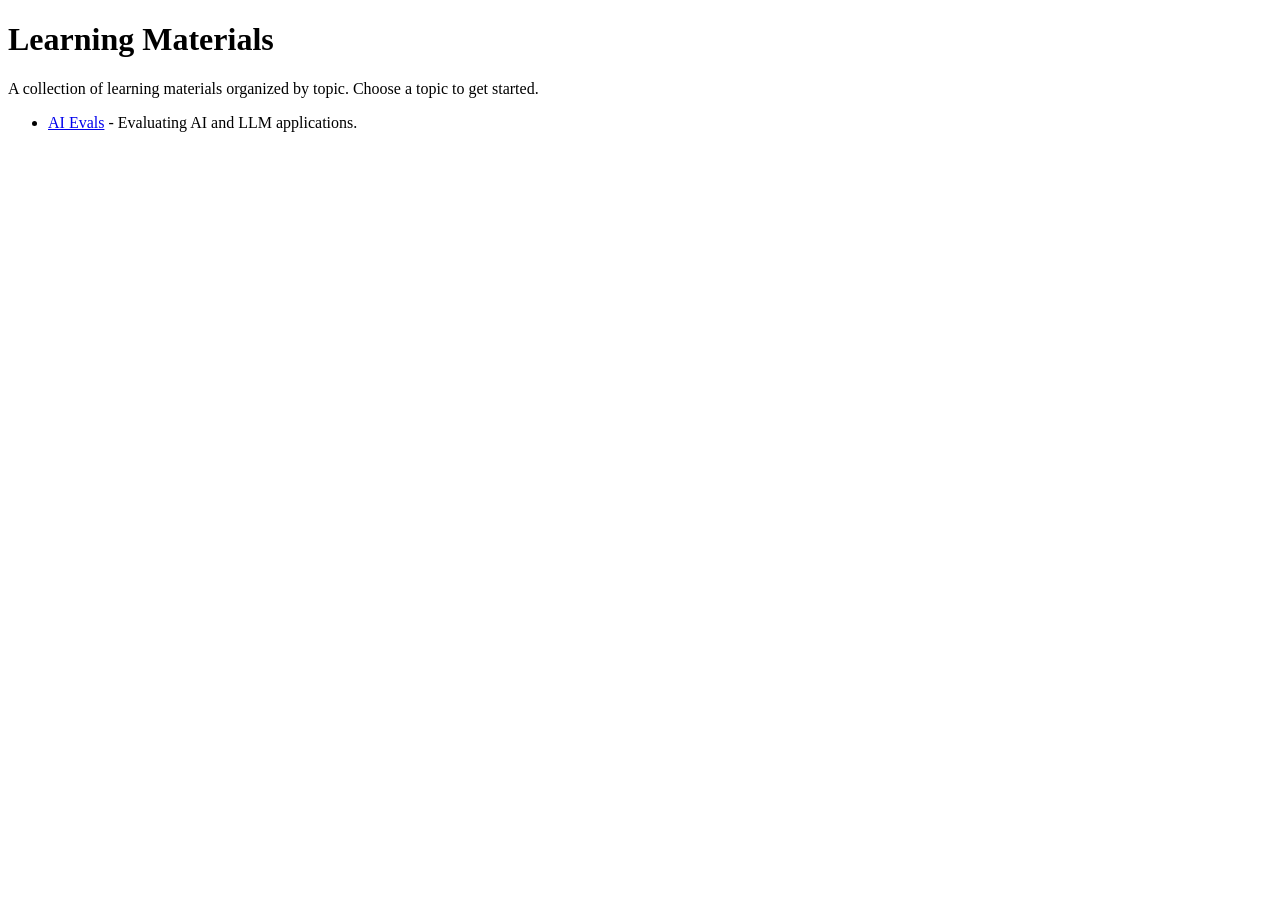
<file: index.html>
<!doctype html>
<html lang="en">
<head>
  <meta charset="utf-8">
  <meta name="viewport" content="width=device-width, initial-scale=1">
  <meta name="description" content="Learning materials organized by topic.">
  <title>Learning Materials</title>
</head>
<body>
  <main>
    <h1>Learning Materials</h1>
    <p>A collection of learning materials organized by topic. Choose a topic to get started.</p>
    <nav aria-label="Topics">
      <ul>
        <li><a href="evals/">AI Evals</a> - Evaluating AI and LLM applications.</li>
      </ul>
    </nav>
  </main>
</body>
</html>
</file>
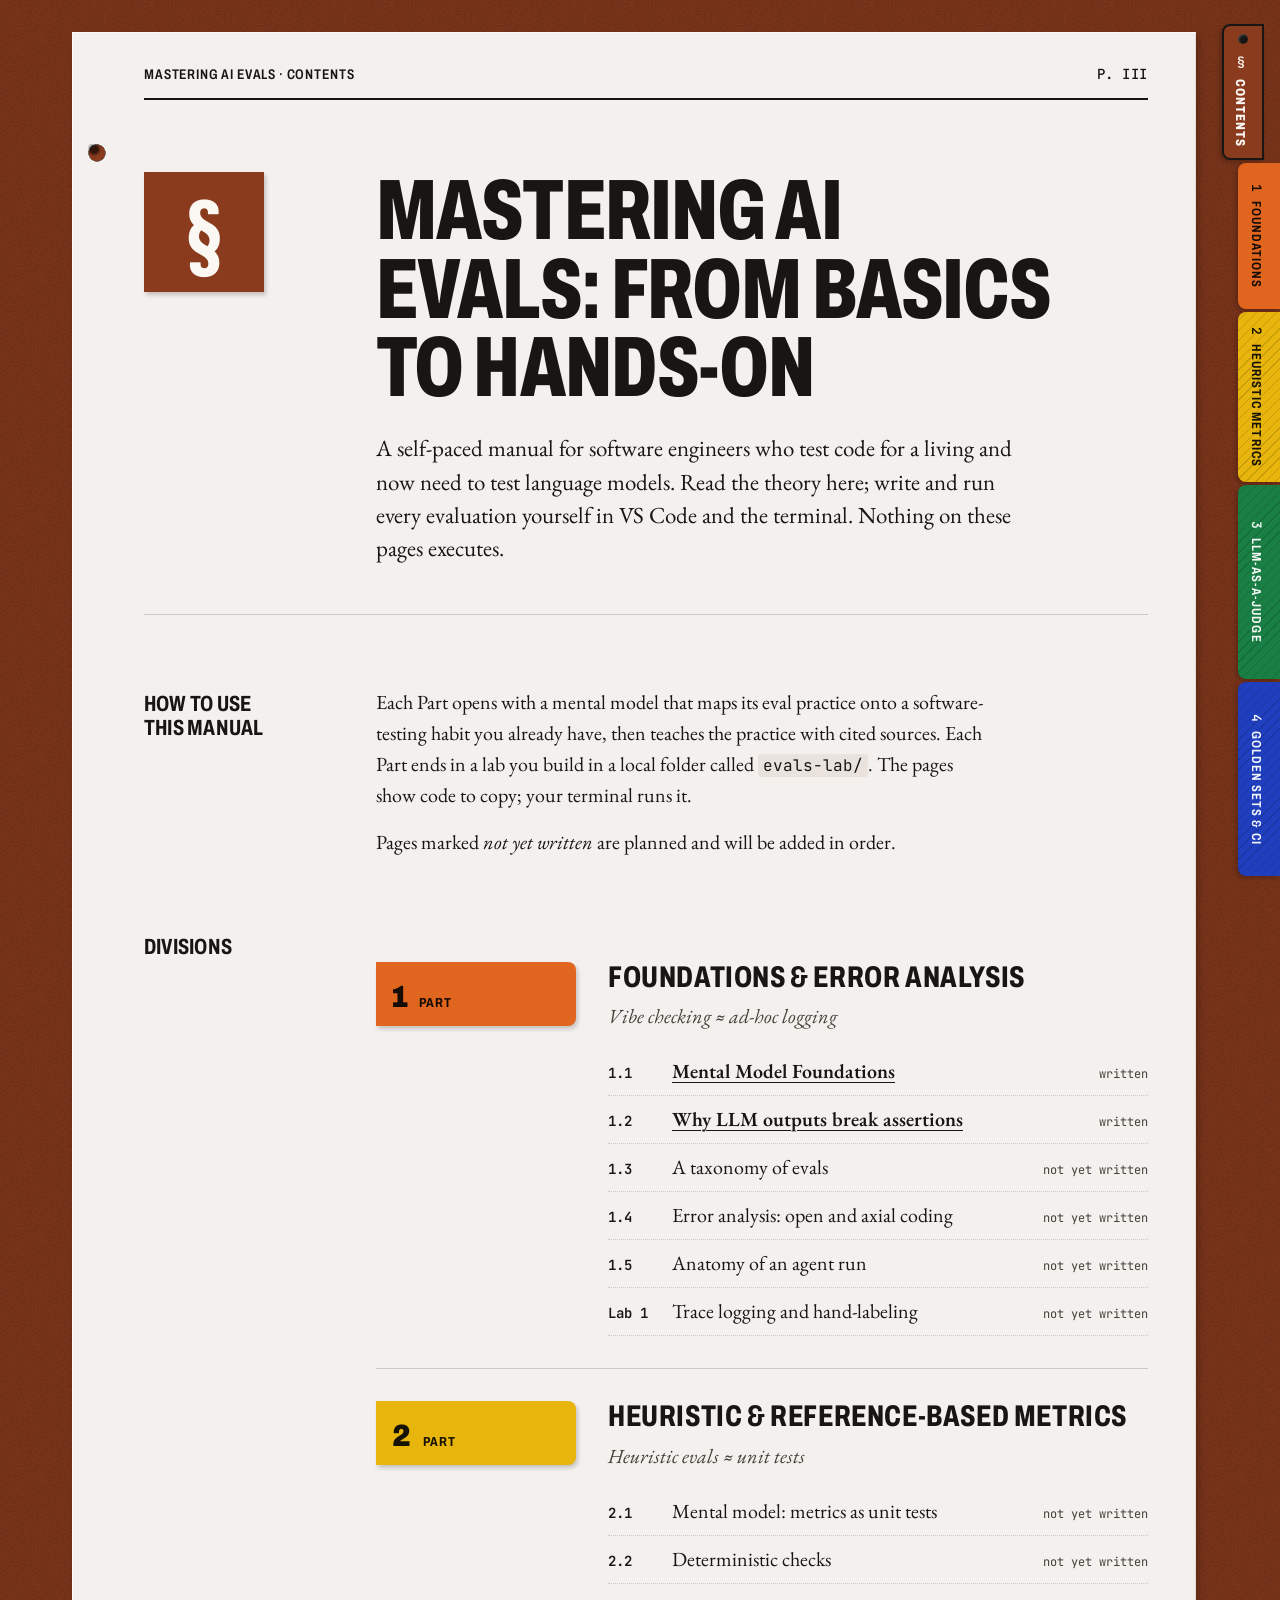
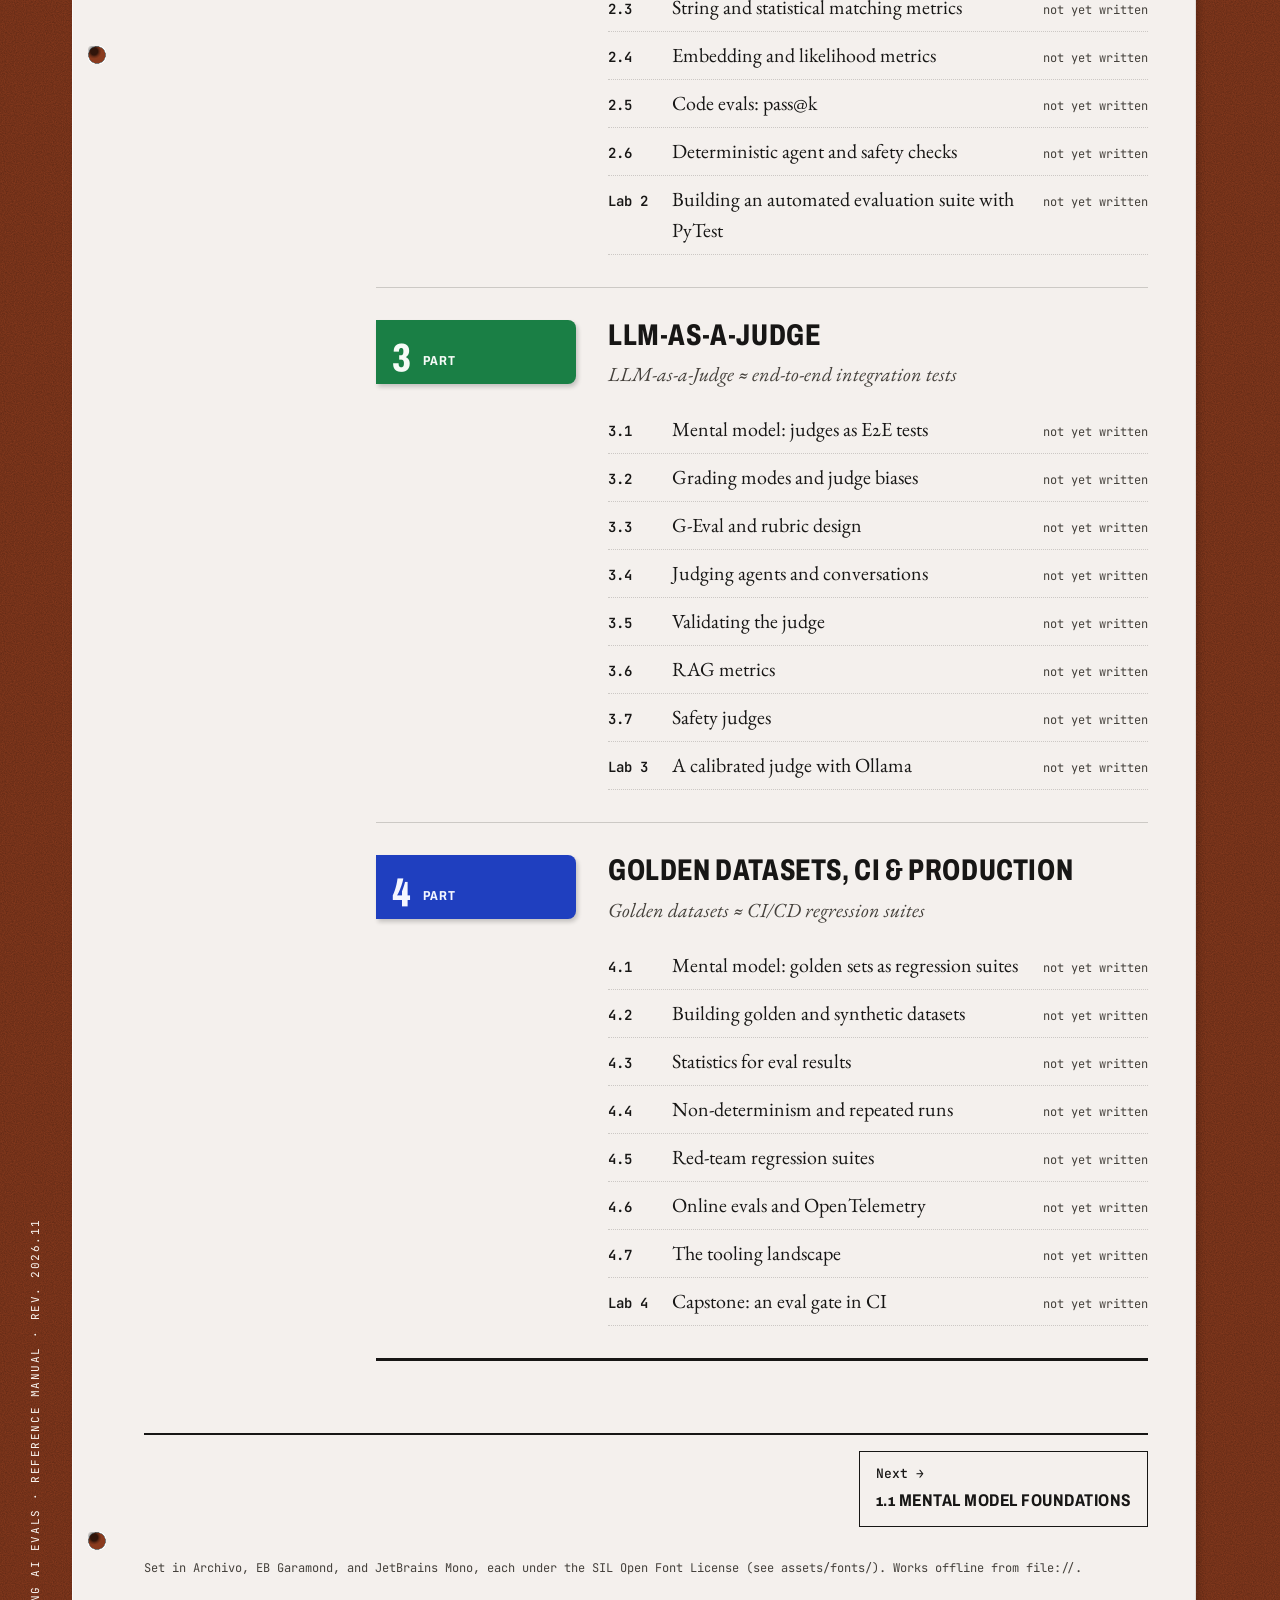
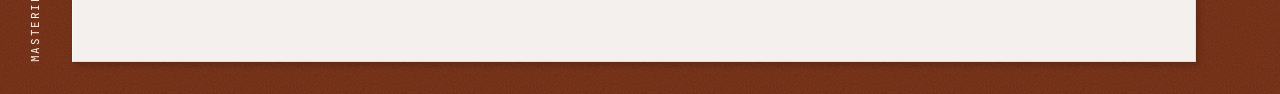
<file: evals/index.html>
<!doctype html>
<!--
THESIS: The contents leaf of a reference manual: four colored divisions, each named by the testing habit it extends.
OWN-WORLD: Sienna contents board; milk-acetate leaf with binder punches; division tabs in each Part's hue; pages listed with page numbers and a written / not-yet-written state.
STORY: The reader sees the whole course, the SWE analogy each Part carries, and which pages exist, then opens one.
FIRST VIEWPORT: Running head, condensed-caps title and dek, then Part 1's orange division tab with its page list.
FORM: Boxed-software manual, acetate leaf over tab board (seed c0773c82); contents page as the division index.
-->
<html lang="en">
<head>
  <meta charset="utf-8">
  <meta name="viewport" content="width=device-width, initial-scale=1">
  <title>Contents · Mastering AI Evals: From Basics to Hands-On</title>
  <meta name="description" content="Contents of a self-paced course on evaluating LLM applications: error analysis, heuristic metrics, LLM-as-a-Judge, golden datasets, CI, and online evals. Labs run locally in VS Code and the terminal.">
  <link rel="stylesheet" href="assets/css/course.css">
</head>
<body data-part="contents">
  <a class="skip" href="#main">Skip to content</a>

  <nav class="tab-rail" aria-label="Divisions of the manual">
    <ol>
      <li style="--extent: 3"><a class="tab" data-tab="contents" href="index.html" aria-current="page"><span class="tab-num">§</span><span class="tab-word">Contents</span></a></li>
      <li style="--extent: 6"><a class="tab" data-tab="1" href="part1-1-mental-model.html"><span class="tab-num">1</span><span class="tab-word">Foundations</span></a></li>
      <li style="--extent: 7"><a class="tab" data-tab="2" aria-disabled="true" title="Part 2 is not written yet"><span class="tab-num">2</span><span class="tab-word">Heuristic metrics</span></a></li>
      <li style="--extent: 8"><a class="tab" data-tab="3" aria-disabled="true" title="Part 3 is not written yet"><span class="tab-num">3</span><span class="tab-word">LLM-as-a-Judge</span></a></li>
      <li style="--extent: 8"><a class="tab" data-tab="4" aria-disabled="true" title="Part 4 is not written yet"><span class="tab-num">4</span><span class="tab-word">Golden sets &amp; CI</span></a></li>
    </ol>
  </nav>

  <div class="volume">
    <p class="spine-label" aria-hidden="true">Mastering AI Evals · Reference Manual · Rev. 2026.11</p>

    <main class="leaf" id="main">
      <header class="running-head">
        <span>Mastering AI Evals · Contents</span>
        <span class="folio">p. iii</span>
      </header>

      <div class="title-block">
        <div class="part-mark" aria-hidden="true">§</div>
        <div>
          <h1>Mastering AI Evals: From Basics to Hands-On</h1>
          <p class="dek">A self-paced manual for software engineers who test code for a living and now need to test language models. Read the theory here; write and run every evaluation yourself in VS Code and the terminal. Nothing on these pages executes.</p>
        </div>
      </div>

      <section class="section" aria-labelledby="how">
        <h2 class="section-head" id="how">How to use this manual</h2>
        <div class="section-body">
          <p>Each Part opens with a mental model that maps its eval practice onto a software-testing habit you already have, then teaches the practice with cited sources. Each Part ends in a lab you build in a local folder called <code>evals-lab/</code>. The pages show code to copy; your terminal runs it.</p>
          <p>Pages marked <i>not yet written</i> are planned and will be added in order.</p>
        </div>
      </section>

      <section class="section" aria-labelledby="divisions">
        <h2 class="section-head" id="divisions">Divisions</h2>
        <div class="section-body">
          <ol class="contents-list wide">
            <li class="division" data-tab="1">
              <div class="division-tab">1 <small>Part</small></div>
              <div>
                <h3>Foundations &amp; Error Analysis</h3>
                <p class="analogy">Vibe checking ≈ ad-hoc logging</p>
                <ol>
                  <li><span class="pg">1.1</span><a href="part1-1-mental-model.html">Mental Model Foundations</a><span class="state">written</span></li>
                  <li><span class="pg">1.2</span><a href="part1-2-why-assertions-break.html">Why LLM outputs break assertions</a><span class="state">written</span></li>
                  <li><span class="pg">1.3</span><span>A taxonomy of evals</span><span class="state">not yet written</span></li>
                  <li><span class="pg">1.4</span><span>Error analysis: open and axial coding</span><span class="state">not yet written</span></li>
                  <li><span class="pg">1.5</span><span>Anatomy of an agent run</span><span class="state">not yet written</span></li>
                  <li><span class="pg">Lab 1</span><span>Trace logging and hand-labeling</span><span class="state">not yet written</span></li>
                </ol>
              </div>
            </li>
            <li class="division" data-tab="2">
              <div class="division-tab">2 <small>Part</small></div>
              <div>
                <h3>Heuristic &amp; Reference-Based Metrics</h3>
                <p class="analogy">Heuristic evals ≈ unit tests</p>
                <ol>
                  <li><span class="pg">2.1</span><span>Mental model: metrics as unit tests</span><span class="state">not yet written</span></li>
                  <li><span class="pg">2.2</span><span>Deterministic checks</span><span class="state">not yet written</span></li>
                  <li><span class="pg">2.3</span><span>String and statistical matching metrics</span><span class="state">not yet written</span></li>
                  <li><span class="pg">2.4</span><span>Embedding and likelihood metrics</span><span class="state">not yet written</span></li>
                  <li><span class="pg">2.5</span><span>Code evals: pass@k</span><span class="state">not yet written</span></li>
                  <li><span class="pg">2.6</span><span>Deterministic agent and safety checks</span><span class="state">not yet written</span></li>
                  <li><span class="pg">Lab 2</span><span>Building an automated evaluation suite with PyTest</span><span class="state">not yet written</span></li>
                </ol>
              </div>
            </li>
            <li class="division" data-tab="3">
              <div class="division-tab">3 <small>Part</small></div>
              <div>
                <h3>LLM-as-a-Judge</h3>
                <p class="analogy">LLM-as-a-Judge ≈ end-to-end integration tests</p>
                <ol>
                  <li><span class="pg">3.1</span><span>Mental model: judges as E2E tests</span><span class="state">not yet written</span></li>
                  <li><span class="pg">3.2</span><span>Grading modes and judge biases</span><span class="state">not yet written</span></li>
                  <li><span class="pg">3.3</span><span>G-Eval and rubric design</span><span class="state">not yet written</span></li>
                  <li><span class="pg">3.4</span><span>Judging agents and conversations</span><span class="state">not yet written</span></li>
                  <li><span class="pg">3.5</span><span>Validating the judge</span><span class="state">not yet written</span></li>
                  <li><span class="pg">3.6</span><span>RAG metrics</span><span class="state">not yet written</span></li>
                  <li><span class="pg">3.7</span><span>Safety judges</span><span class="state">not yet written</span></li>
                  <li><span class="pg">Lab 3</span><span>A calibrated judge with Ollama</span><span class="state">not yet written</span></li>
                </ol>
              </div>
            </li>
            <li class="division" data-tab="4">
              <div class="division-tab">4 <small>Part</small></div>
              <div>
                <h3>Golden Datasets, CI &amp; Production</h3>
                <p class="analogy">Golden datasets ≈ CI/CD regression suites</p>
                <ol>
                  <li><span class="pg">4.1</span><span>Mental model: golden sets as regression suites</span><span class="state">not yet written</span></li>
                  <li><span class="pg">4.2</span><span>Building golden and synthetic datasets</span><span class="state">not yet written</span></li>
                  <li><span class="pg">4.3</span><span>Statistics for eval results</span><span class="state">not yet written</span></li>
                  <li><span class="pg">4.4</span><span>Non-determinism and repeated runs</span><span class="state">not yet written</span></li>
                  <li><span class="pg">4.5</span><span>Red-team regression suites</span><span class="state">not yet written</span></li>
                  <li><span class="pg">4.6</span><span>Online evals and OpenTelemetry</span><span class="state">not yet written</span></li>
                  <li><span class="pg">4.7</span><span>The tooling landscape</span><span class="state">not yet written</span></li>
                  <li><span class="pg">Lab 4</span><span>Capstone: an eval gate in CI</span><span class="state">not yet written</span></li>
                </ol>
              </div>
            </li>
          </ol>
        </div>
      </section>

      <footer class="page-turn">
        <nav aria-label="Page turn">
          <span></span>
          <a class="turn" href="part1-1-mental-model.html"><span class="turn-dir">Next →</span>1.1 Mental Model Foundations</a>
        </nav>
      </footer>
      <p class="colophon">Set in Archivo, EB Garamond, and JetBrains Mono, each under the SIL Open Font License (see assets/fonts/). Works offline from file://.</p>
    </main>
  </div>
</body>
</html>
</file>
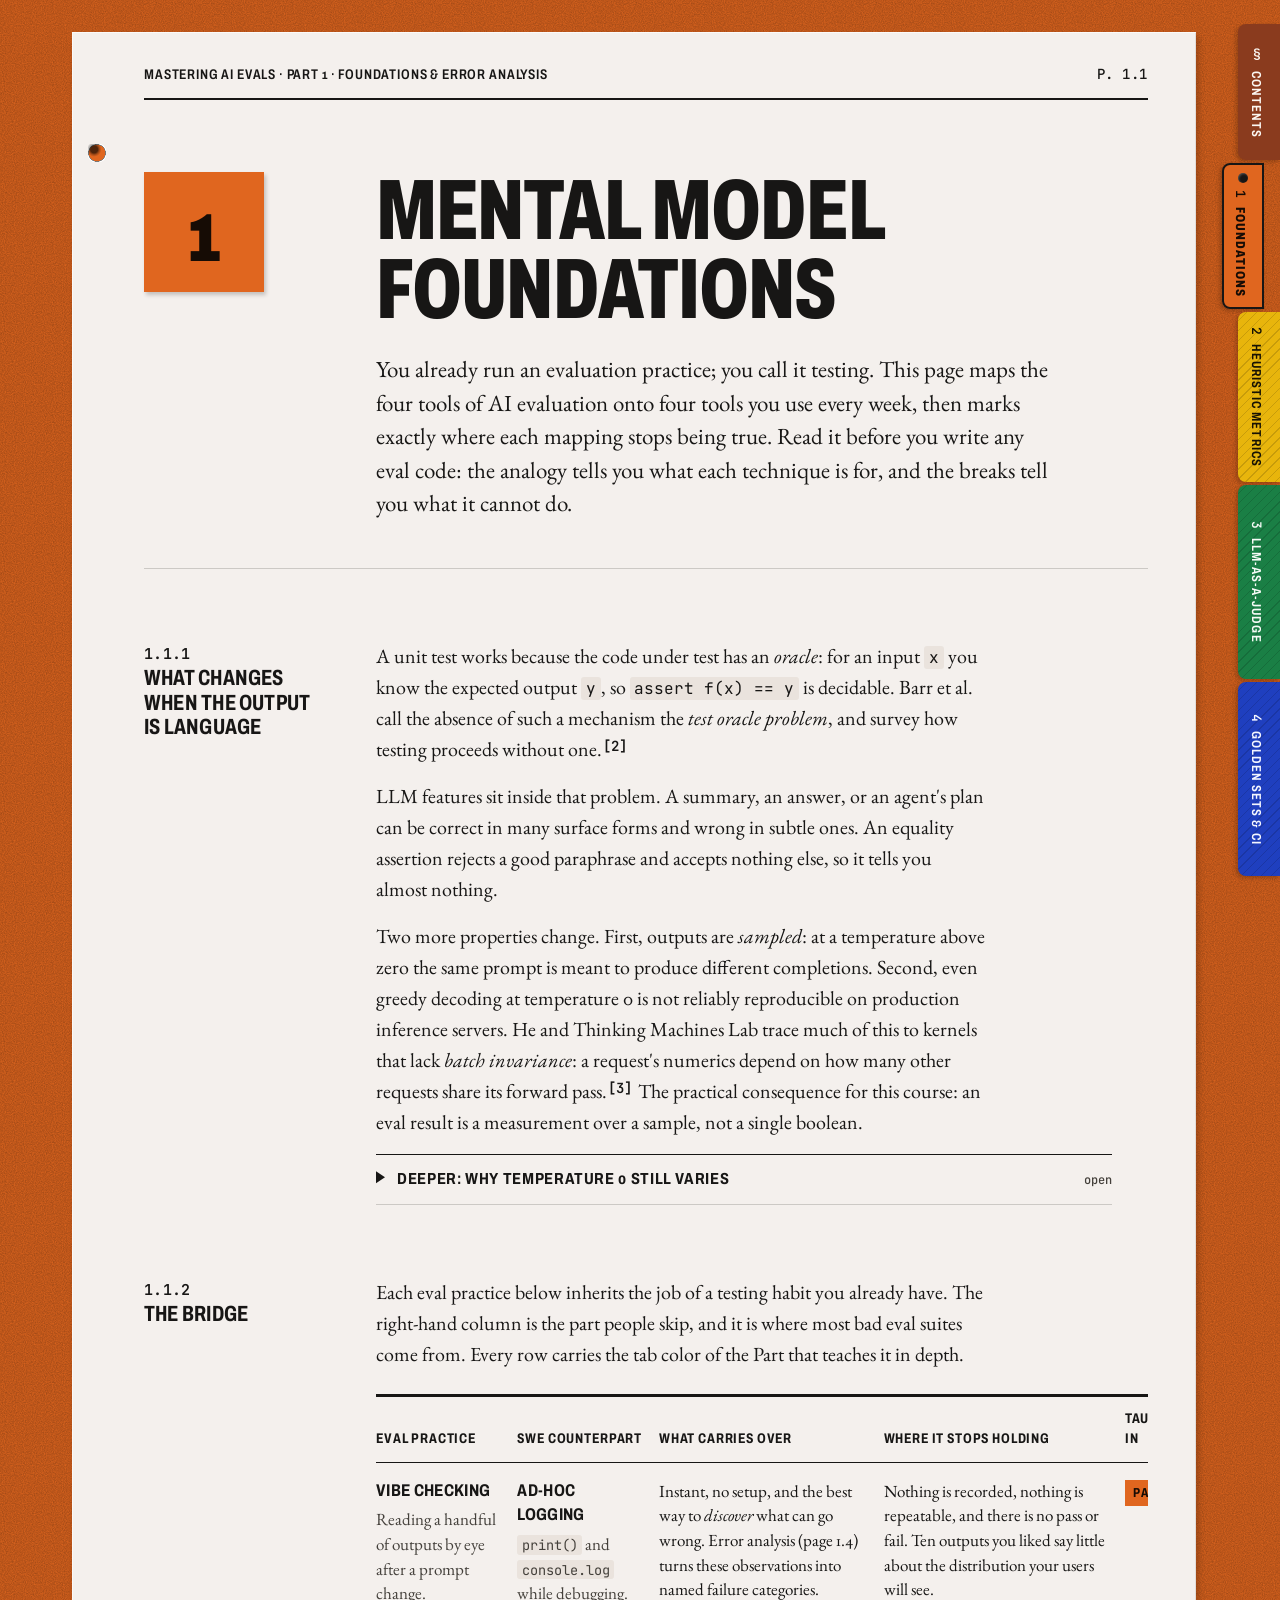
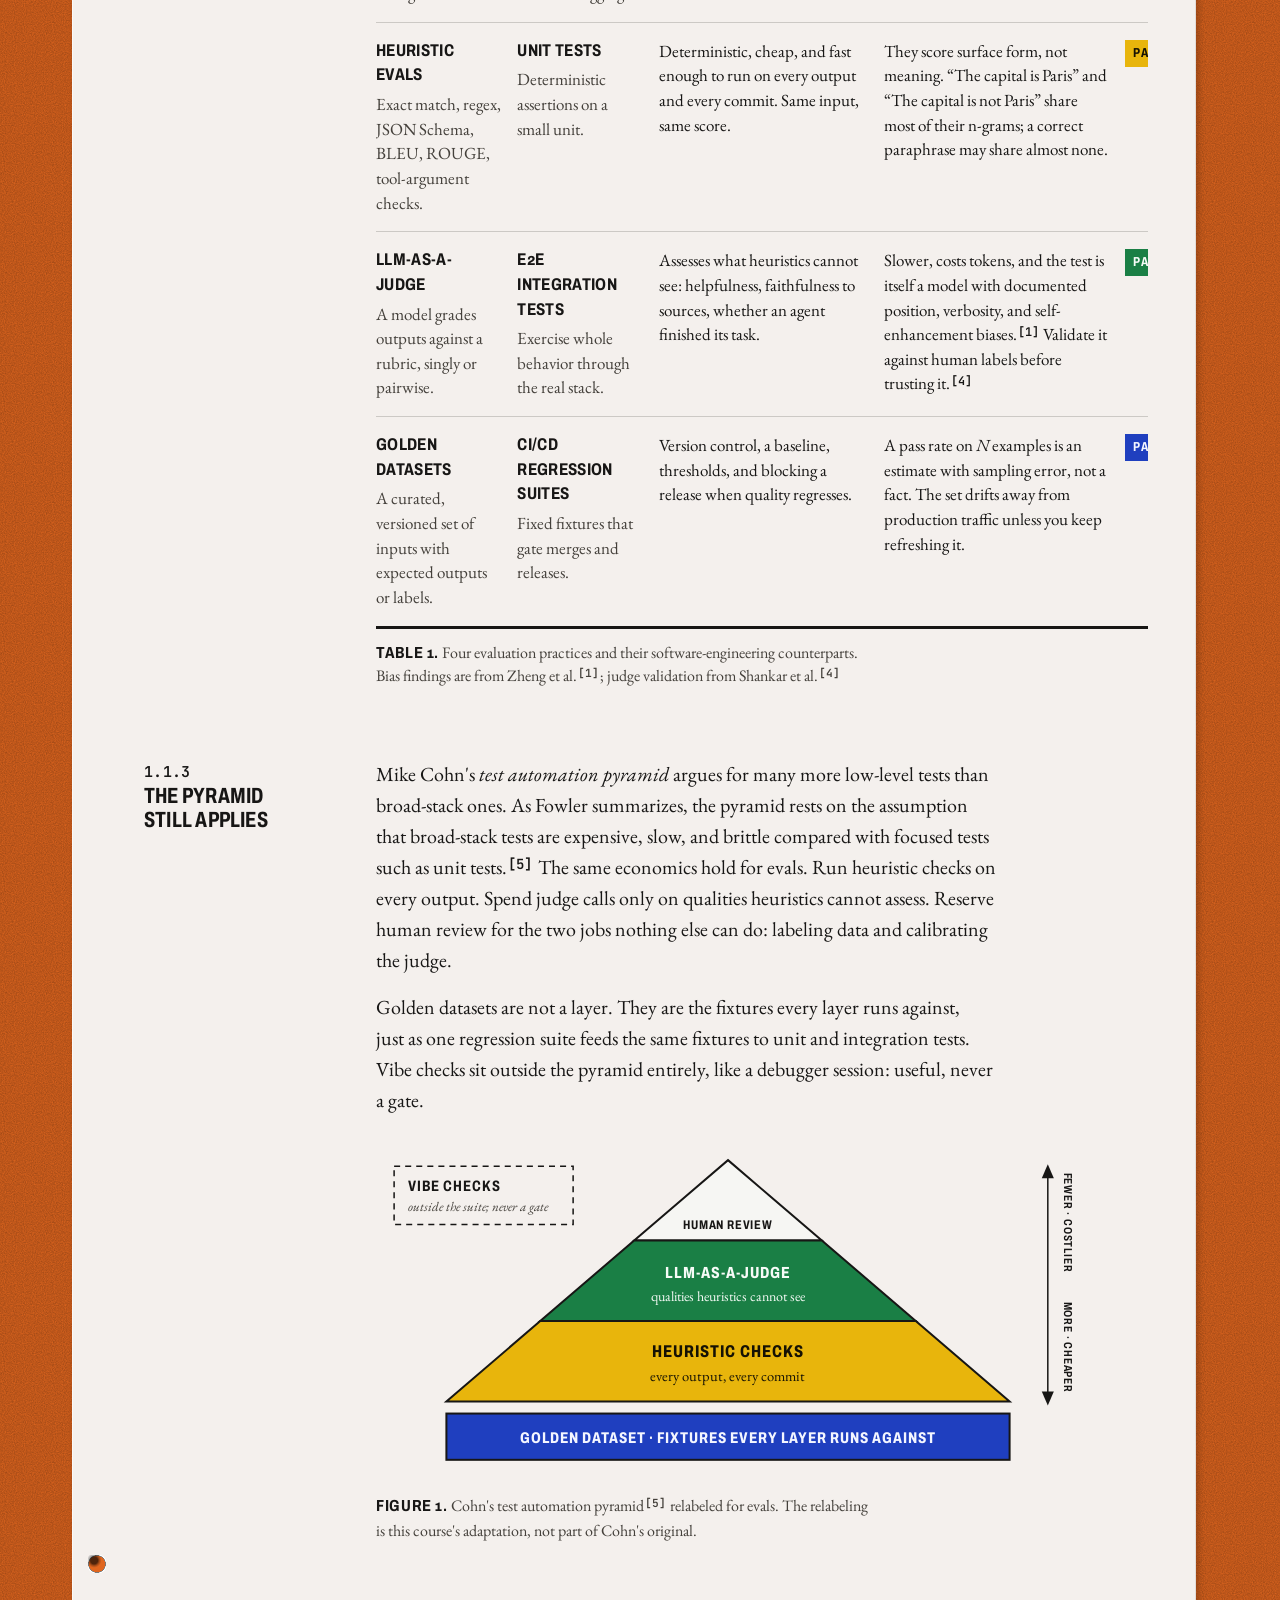
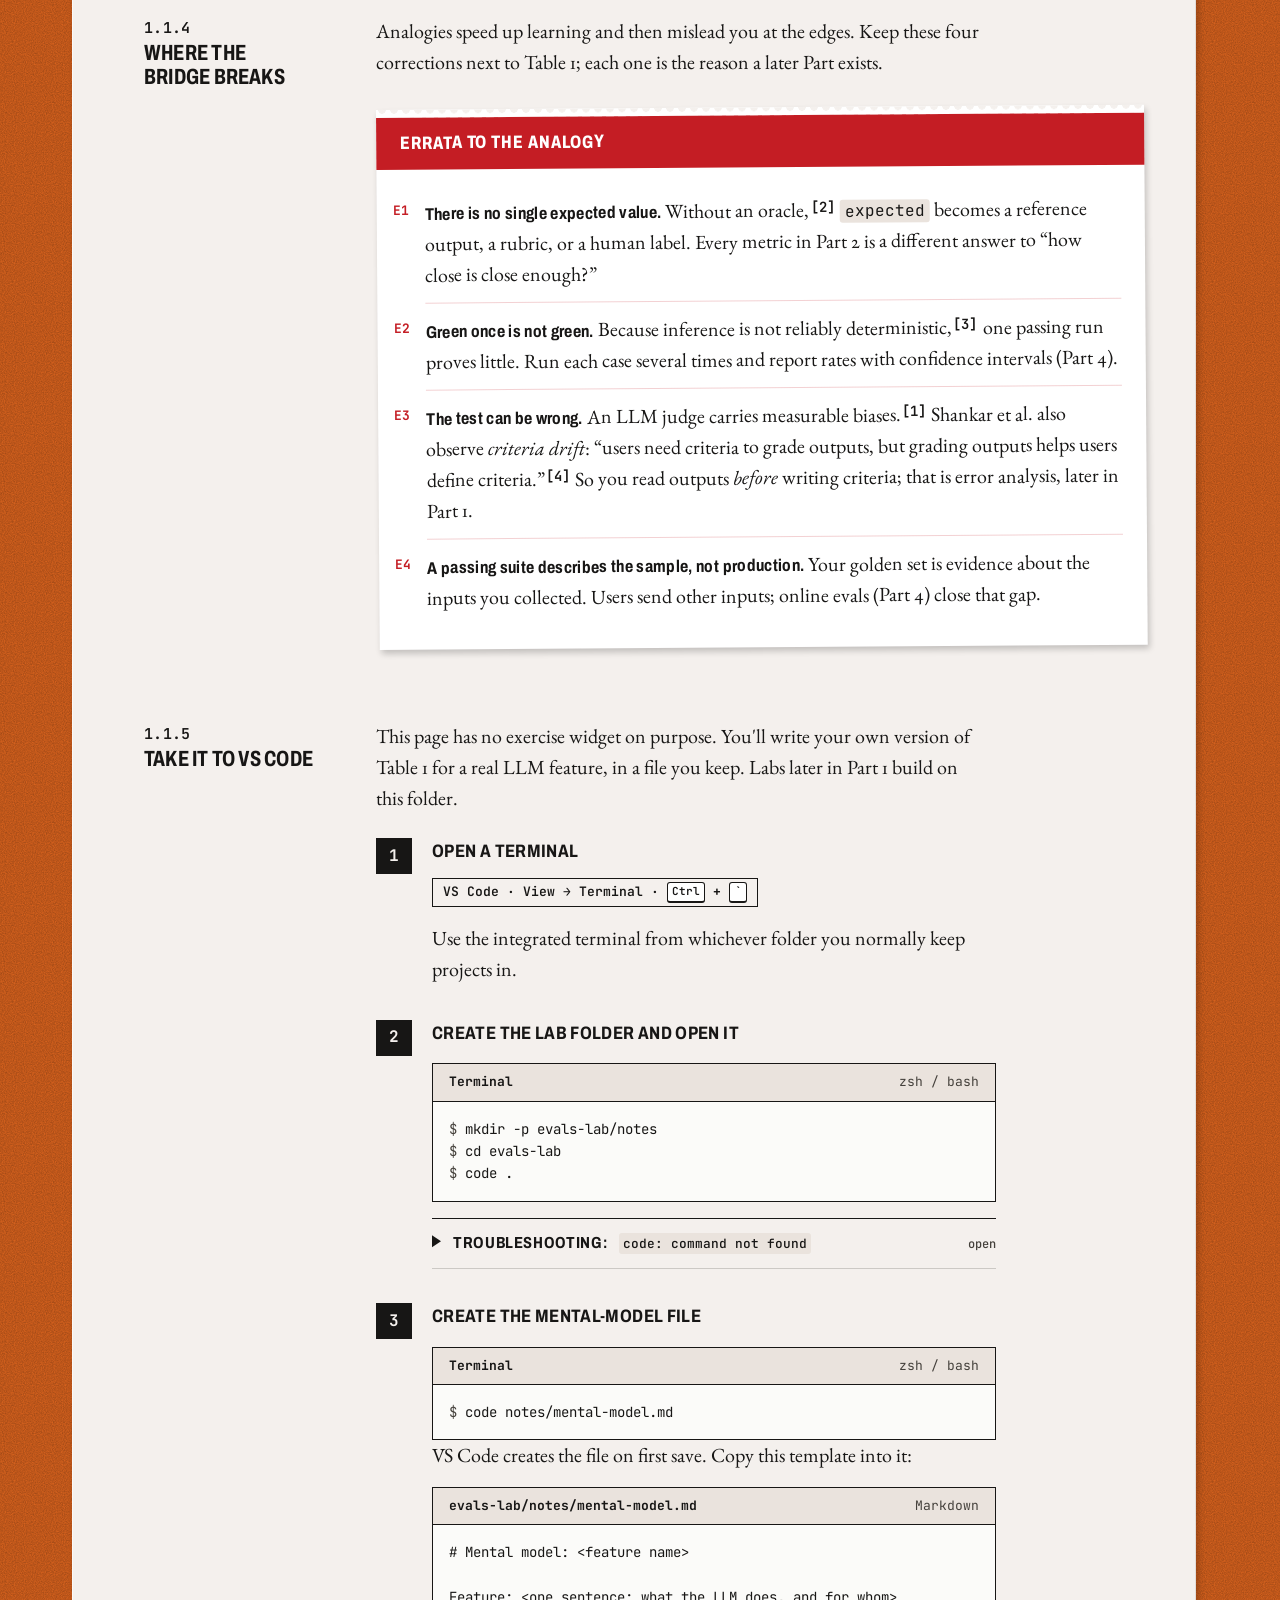
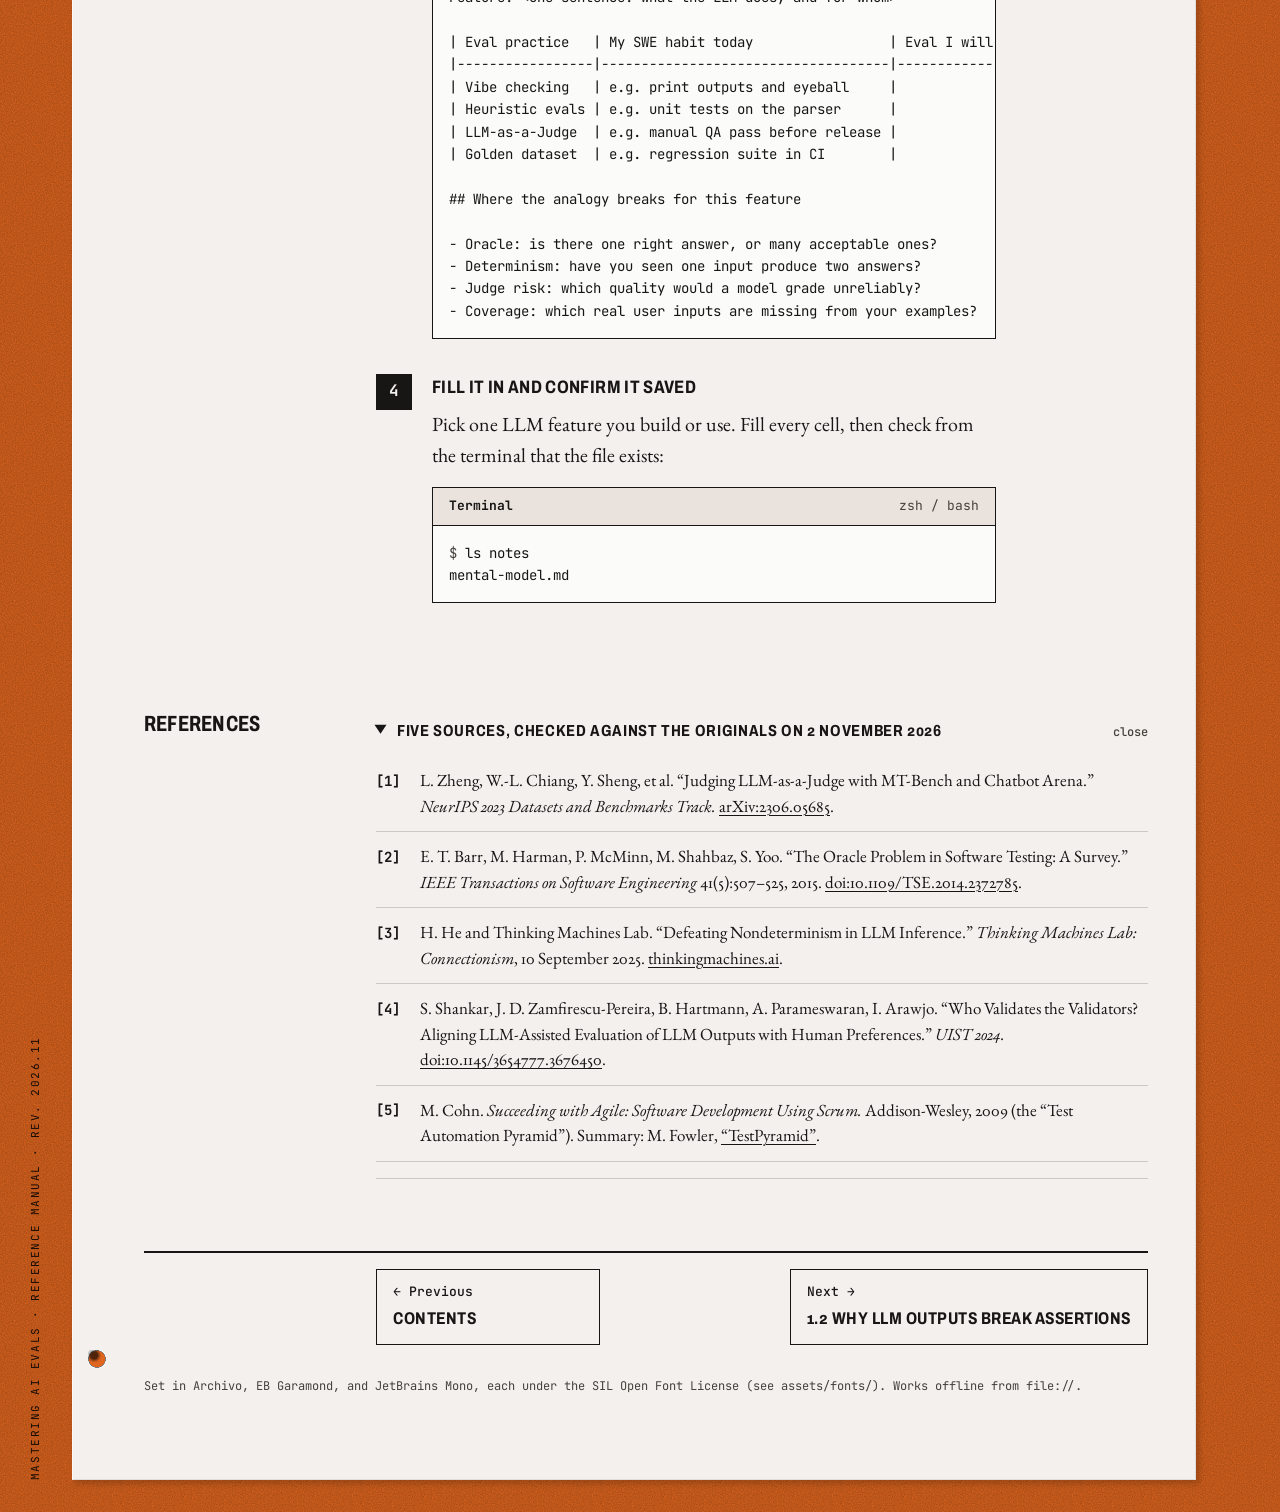
<file: evals/part1-1-mental-model.html>
<!doctype html>
<!--
THESIS: The course is a reference manual opened at a tabbed division; it refuses the docs-site sidebar and the dark AI-console look.
OWN-WORLD: Each Part owns a full-hue divider board (oxide orange, chrome yellow, grass, ultramarine; sienna for contents). Reading matter sits on a milk-acetate leaf with binder punches; a stepped tab rail runs down the fore edge; vermilion appears only on errata slips. Archivo condensed caps for heads, EB Garamond for text, JetBrains Mono for machine voice.
STORY: An engineer learns that the four eval practices map onto four testing habits they already own, sees exactly where each mapping fails, and leaves for VS Code to write their own map.
FIRST VIEWPORT: Orange board; leaf with running head, a large "1" part mark beside the condensed-caps title and dek; the tab rail at the right edge with Part 1 extended and punched.
FORM: Boxed-software manual, acetate leaf over tab board (alternate chosen by user; seed c0773c82); staging: hanging margin heads, Table 1 as the course map.
-->
<html lang="en">
<head>
  <meta charset="utf-8">
  <meta name="viewport" content="width=device-width, initial-scale=1">
  <title>1.1 Mental Model Foundations · Mastering AI Evals</title>
  <meta name="description" content="Part 1, page 1.1: how vibe checks, heuristic evals, LLM-as-a-Judge, and golden datasets map onto ad-hoc logging, unit tests, end-to-end tests, and CI regression suites, and where each mapping breaks.">
  <link rel="stylesheet" href="assets/css/course.css">
</head>
<body data-part="1">
  <a class="skip" href="#main">Skip to content</a>

  <nav class="tab-rail" aria-label="Divisions of the manual">
    <ol>
      <li style="--extent: 3"><a class="tab" data-tab="contents" href="index.html"><span class="tab-num">§</span><span class="tab-word">Contents</span></a></li>
      <li style="--extent: 6"><a class="tab" data-tab="1" href="part1-1-mental-model.html" aria-current="page"><span class="tab-num">1</span><span class="tab-word">Foundations</span></a></li>
      <li style="--extent: 7"><a class="tab" data-tab="2" aria-disabled="true" title="Part 2 is not written yet"><span class="tab-num">2</span><span class="tab-word">Heuristic metrics</span></a></li>
      <li style="--extent: 8"><a class="tab" data-tab="3" aria-disabled="true" title="Part 3 is not written yet"><span class="tab-num">3</span><span class="tab-word">LLM-as-a-Judge</span></a></li>
      <li style="--extent: 8"><a class="tab" data-tab="4" aria-disabled="true" title="Part 4 is not written yet"><span class="tab-num">4</span><span class="tab-word">Golden sets &amp; CI</span></a></li>
    </ol>
  </nav>

  <div class="volume">
    <p class="spine-label" aria-hidden="true">Mastering AI Evals · Reference Manual · Rev. 2026.11</p>

    <article class="leaf" id="main">
      <header class="running-head">
        <span><a href="index.html">Mastering AI Evals</a> · Part 1<span class="rh-desc"> · Foundations &amp; Error Analysis</span></span>
        <span class="folio">p. 1.1</span>
      </header>

      <div class="title-block">
        <div class="part-mark" aria-hidden="true">1</div>
        <div>
          <h1>Mental Model Foundations</h1>
          <p class="dek">You already run an evaluation practice; you call it testing. This page maps the four tools of AI evaluation onto four tools you use every week, then marks exactly where each mapping stops being true. Read it before you write any eval code: the analogy tells you what each technique is for, and the breaks tell you what it cannot do.</p>
        </div>
      </div>

      <section class="section" aria-labelledby="s-1-1-1">
        <h2 class="section-head" id="s-1-1-1"><span class="sec-num">1.1.1</span>What changes when the output is language</h2>
        <div class="section-body">
          <p>A unit test works because the code under test has an <em>oracle</em>: for an input <code>x</code> you know the expected output <code>y</code>, so <code>assert f(x) == y</code> is decidable. Barr et&nbsp;al. call the absence of such a mechanism the <em>test oracle problem</em>, and survey how testing proceeds without one.&#8288;<a class="cite" href="#ref-2" aria-label="Reference 2">[2]</a></p>
          <p>LLM features sit inside that problem. A summary, an answer, or an agent's plan can be correct in many surface forms and wrong in subtle ones. An equality assertion rejects a good paraphrase and accepts nothing else, so it tells you almost nothing.</p>
          <p>Two more properties change. First, outputs are <em>sampled</em>: at a temperature above zero the same prompt is meant to produce different completions. Second, even greedy decoding at temperature&nbsp;0 is not reliably reproducible on production inference servers. He and Thinking Machines Lab trace much of this to kernels that lack <em>batch invariance</em>: a request's numerics depend on how many other requests share its forward pass.&#8288;<a class="cite" href="#ref-3" aria-label="Reference 3">[3]</a> The practical consequence for this course: an eval result is a measurement over a sample, not a single boolean.</p>

          <details class="fold">
            <summary>Deeper: why temperature&nbsp;0 still varies <span class="fold-meta" aria-hidden="true"></span></summary>
            <div class="fold-body">
              <p>Floating-point addition is not associative: <code>(a + b) + c</code> can differ from <code>a + (b + c)</code> in the last bits. He shows that this alone does not make a kernel nondeterministic; the same matrix multiplication on the same data repeatedly returns bitwise-equal results.&#8288;<a class="cite" href="#ref-3" aria-label="Reference 3">[3]</a></p>
              <p>The missing piece is <em>batch invariance</em>. Common kernels change their reduction strategy with batch size, so one request's numerics depend on how many requests share its forward pass. In He's words, <q>the primary reason nearly all LLM inference endpoints are nondeterministic is that the load (and thus batch-size) nondeterministically varies.</q>&#8288;<a class="cite" href="#ref-3" aria-label="Reference 3">[3]</a> A tiny numeric difference can flip one greedy token choice, and every later token follows from it.</p>
            </div>
          </details>
        </div>
      </section>

      <section class="section" aria-labelledby="s-1-1-2">
        <h2 class="section-head" id="s-1-1-2"><span class="sec-num">1.1.2</span>The bridge</h2>
        <div class="section-body">
          <p>Each eval practice below inherits the job of a testing habit you already have. The right-hand column is the part people skip, and it is where most bad eval suites come from. Every row carries the tab color of the Part that teaches it in depth.</p>

          <div class="table-wrap wide" role="region" aria-labelledby="table-1-caption" tabindex="0">
            <table class="ruled">
              <caption id="table-1-caption"><b>Table 1.</b> Four evaluation practices and their software-engineering counterparts. Bias findings are from Zheng et&nbsp;al.&#8288;<a class="cite" href="#ref-1" aria-label="Reference 1">[1]</a>; judge validation from Shankar et&nbsp;al.&#8288;<a class="cite" href="#ref-4" aria-label="Reference 4">[4]</a></caption>
              <thead>
                <tr>
                  <th scope="col" style="width: 17%">Eval practice</th>
                  <th scope="col" style="width: 17%">SWE counterpart</th>
                  <th scope="col" style="width: 27%">What carries over</th>
                  <th scope="col" style="width: 29%">Where it stops holding</th>
                  <th scope="col" style="width: 10%">Taught in</th>
                </tr>
              </thead>
              <tbody>
                <tr>
                  <th scope="row"><span class="term">Vibe checking</span><span class="gloss">Reading a handful of outputs by eye after a prompt change.</span></th>
                  <td data-label="SWE counterpart"><span class="term">Ad-hoc logging</span><span class="gloss"><code>print()</code> and <code>console.log</code> while debugging.</span></td>
                  <td data-label="What carries over">Instant, no setup, and the best way to <em>discover</em> what can go wrong. Error analysis (page&nbsp;1.4) turns these observations into named failure categories.</td>
                  <td data-label="Where it stops holding">Nothing is recorded, nothing is repeatable, and there is no pass or fail. Ten outputs you liked say little about the distribution your users will see.</td>
                  <td data-label="Taught in"><span class="row-tab" data-tab="1">Part 1</span></td>
                </tr>
                <tr>
                  <th scope="row"><span class="term">Heuristic evals</span><span class="gloss">Exact match, regex, JSON Schema, BLEU, ROUGE, tool-argument checks.</span></th>
                  <td data-label="SWE counterpart"><span class="term">Unit tests</span><span class="gloss">Deterministic assertions on a small unit.</span></td>
                  <td data-label="What carries over">Deterministic, cheap, and fast enough to run on every output and every commit. Same input, same score.</td>
                  <td data-label="Where it stops holding">They score surface form, not meaning. <q>The capital is Paris</q> and <q>The capital is not Paris</q> share most of their n-grams; a correct paraphrase may share almost none.</td>
                  <td data-label="Taught in"><span class="row-tab" data-tab="2">Part 2</span></td>
                </tr>
                <tr>
                  <th scope="row"><span class="term">LLM-as-a-Judge</span><span class="gloss">A model grades outputs against a rubric, singly or pairwise.</span></th>
                  <td data-label="SWE counterpart"><span class="term">E2E integration tests</span><span class="gloss">Exercise whole behavior through the real stack.</span></td>
                  <td data-label="What carries over">Assesses what heuristics cannot see: helpfulness, faithfulness to sources, whether an agent finished its task.</td>
                  <td data-label="Where it stops holding">Slower, costs tokens, and the test is itself a model with documented position, verbosity, and self-enhancement biases.&#8288;<a class="cite" href="#ref-1" aria-label="Reference 1">[1]</a> Validate it against human labels before trusting it.&#8288;<a class="cite" href="#ref-4" aria-label="Reference 4">[4]</a></td>
                  <td data-label="Taught in"><span class="row-tab" data-tab="3">Part 3</span></td>
                </tr>
                <tr>
                  <th scope="row"><span class="term">Golden datasets</span><span class="gloss">A curated, versioned set of inputs with expected outputs or labels.</span></th>
                  <td data-label="SWE counterpart"><span class="term">CI/CD regression suites</span><span class="gloss">Fixed fixtures that gate merges and releases.</span></td>
                  <td data-label="What carries over">Version control, a baseline, thresholds, and blocking a release when quality regresses.</td>
                  <td data-label="Where it stops holding">A pass rate on <var>N</var> examples is an estimate with sampling error, not a fact. The set drifts away from production traffic unless you keep refreshing it.</td>
                  <td data-label="Taught in"><span class="row-tab" data-tab="4">Part 4</span></td>
                </tr>
              </tbody>
            </table>
          </div>
        </div>
      </section>

      <section class="section" aria-labelledby="s-1-1-3">
        <h2 class="section-head" id="s-1-1-3"><span class="sec-num">1.1.3</span>The pyramid still applies</h2>
        <div class="section-body">
          <p>Mike Cohn's <em>test automation pyramid</em> argues for many more low-level tests than broad-stack ones. As Fowler summarizes, the pyramid rests on the assumption that broad-stack tests are expensive, slow, and brittle compared with focused tests such as unit tests.&#8288;<a class="cite" href="#ref-5" aria-label="Reference 5">[5]</a> The same economics hold for evals. Run heuristic checks on every output. Spend judge calls only on qualities heuristics cannot assess. Reserve human review for the two jobs nothing else can do: labeling data and calibrating the judge.</p>
          <p>Golden datasets are not a layer. They are the fixtures every layer runs against, just as one regression suite feeds the same fixtures to unit and integration tests. Vibe checks sit outside the pyramid entirely, like a debugger session: useful, never a gate.</p>

          <figure class="plate wide">
            <svg viewBox="0 0 700 340" role="img" aria-labelledby="fig1-title fig1-desc">
              <title id="fig1-title">The test pyramid relabeled for evals</title>
              <desc id="fig1-desc">A three-layer pyramid. Base: heuristic checks, run on every output and commit. Middle: LLM-as-a-Judge, for qualities heuristics cannot see. Top: human review, to label data and calibrate judges. Beneath the pyramid, a slab labeled golden dataset: fixtures every layer runs against. Off to the upper left, a dashed box: vibe checks, outside the suite. An axis on the right reads fewer and costlier toward the top, more and cheaper toward the bottom.</desc>
              <g font-family="Archivo, Helvetica Neue, Arial, sans-serif" font-stretch="75%">
                <rect x="18" y="26" width="178" height="58" fill="none" stroke="#171615" stroke-width="1.5" stroke-dasharray="6 5"/>
                <text x="32" y="51" font-size="15" font-weight="700" fill="#171615" letter-spacing="1">VIBE CHECKS</text>
                <text x="32" y="71" font-size="13" fill="#44403b" font-family="EB Garamond, Georgia, serif" font-stretch="100%" font-style="italic">outside the suite; never a gate</text>

                <polygon points="350,20 443.3,100 256.7,100" fill="#f6f6f3" stroke="#171615" stroke-width="2"/>
                <text x="350" y="88" text-anchor="middle" font-size="12.5" font-weight="700" fill="#171615" letter-spacing="0.8">HUMAN REVIEW</text>

                <polygon points="256.7,100 443.3,100 536.7,180 163.3,180" fill="#1a7f45" stroke="#171615" stroke-width="2"/>
                <text x="350" y="137" text-anchor="middle" font-size="16" font-weight="750" fill="#f6fbf7" letter-spacing="1">LLM-AS-A-JUDGE</text>
                <text x="350" y="160" text-anchor="middle" font-size="14" fill="#f6fbf7" font-family="EB Garamond, Georgia, serif" font-stretch="100%">qualities heuristics cannot see</text>

                <polygon points="163.3,180 536.7,180 630,260 70,260" fill="#e8b50c" stroke="#171615" stroke-width="2"/>
                <text x="350" y="216" text-anchor="middle" font-size="17" font-weight="750" fill="#161204" letter-spacing="1">HEURISTIC CHECKS</text>
                <text x="350" y="240" text-anchor="middle" font-size="14.5" fill="#161204" font-family="EB Garamond, Georgia, serif" font-stretch="100%">every output, every commit</text>

                <rect x="70" y="272" width="560" height="46" fill="#1f3fbf" stroke="#171615" stroke-width="2"/>
                <text x="350" y="301" text-anchor="middle" font-size="15.5" font-weight="750" fill="#f4f6ff" letter-spacing="1">GOLDEN DATASET · FIXTURES EVERY LAYER RUNS AGAINST</text>

                <line x1="668" y1="34" x2="668" y2="254" stroke="#171615" stroke-width="1.5"/>
                <polygon points="668,24 662,38 674,38" fill="#171615"/>
                <polygon points="668,264 662,250 674,250" fill="#171615"/>
                <text x="684" y="82" font-size="11.5" font-weight="650" fill="#171615" letter-spacing="0.8" transform="rotate(90 684 82)" text-anchor="middle">FEWER · COSTLIER</text>
                <text x="684" y="206" font-size="11.5" font-weight="650" fill="#171615" letter-spacing="0.8" transform="rotate(90 684 206)" text-anchor="middle">MORE · CHEAPER</text>
              </g>
            </svg>
            <figcaption><b>Figure 1.</b> Cohn's test automation pyramid&#8288;<a class="cite" href="#ref-5" aria-label="Reference 5">[5]</a> relabeled for evals. The relabeling is this course's adaptation, not part of Cohn's original.</figcaption>
          </figure>
        </div>
      </section>

      <section class="section" aria-labelledby="s-1-1-4">
        <h2 class="section-head" id="s-1-1-4"><span class="sec-num">1.1.4</span>Where the bridge breaks</h2>
        <div class="section-body">
          <p>Analogies speed up learning and then mislead you at the edges. Keep these four corrections next to Table&nbsp;1; each one is the reason a later Part exists.</p>

          <aside class="errata" aria-labelledby="errata-1">
            <h3 id="errata-1">Errata to the analogy</h3>
            <ol>
              <li><strong>There is no single expected value.</strong> Without an oracle,&#8288;<a class="cite" href="#ref-2" aria-label="Reference 2">[2]</a> <code>expected</code> becomes a reference output, a rubric, or a human label. Every metric in Part&nbsp;2 is a different answer to <q>how close is close enough?</q></li>
              <li><strong>Green once is not green.</strong> Because inference is not reliably deterministic,&#8288;<a class="cite" href="#ref-3" aria-label="Reference 3">[3]</a> one passing run proves little. Run each case several times and report rates with confidence intervals (Part&nbsp;4).</li>
              <li><strong>The test can be wrong.</strong> An LLM judge carries measurable biases.&#8288;<a class="cite" href="#ref-1" aria-label="Reference 1">[1]</a> Shankar et&nbsp;al. also observe <em>criteria drift</em>: <q>users need criteria to grade outputs, but grading outputs helps users define criteria.</q>&#8288;<a class="cite" href="#ref-4" aria-label="Reference 4">[4]</a> So you read outputs <em>before</em> writing criteria; that is error analysis, later in Part&nbsp;1.</li>
              <li><strong>A passing suite describes the sample, not production.</strong> Your golden set is evidence about the inputs you collected. Users send other inputs; online evals (Part&nbsp;4) close that gap.</li>
            </ol>
          </aside>
        </div>
      </section>

      <section class="section" aria-labelledby="s-1-1-5">
        <h2 class="section-head" id="s-1-1-5"><span class="sec-num">1.1.5</span>Take it to VS Code</h2>
        <div class="section-body">
          <p>This page has no exercise widget on purpose. You'll write your own version of Table&nbsp;1 for a real LLM feature, in a file you keep. Labs later in Part&nbsp;1 build on this folder.</p>

          <ol class="procedure">
            <li>
              <span class="step-title">Open a terminal</span>
              <p class="where">VS Code · View → Terminal · <kbd>Ctrl</kbd> + <kbd>`</kbd></p>
              <p>Use the integrated terminal from whichever folder you normally keep projects in.</p>
            </li>
            <li>
              <span class="step-title">Create the lab folder and open it</span>
              <div class="listing">
                <div class="listing-head"><span class="path">Terminal</span><span>zsh / bash</span></div>
<pre><code><span class="prompt">$ </span>mkdir -p evals-lab/notes
<span class="prompt">$ </span>cd evals-lab
<span class="prompt">$ </span>code .</code></pre>
              </div>
              <details class="fold">
                <summary>Troubleshooting: <code>code: command not found</code> <span class="fold-meta" aria-hidden="true"></span></summary>
                <div class="fold-body">
                  <p>The VS Code launcher is not on your <code>PATH</code> yet. In VS Code, open the Command Palette (<kbd>⇧</kbd> <kbd>⌘</kbd> <kbd>P</kbd>), run <q>Shell Command: Install 'code' command in PATH</q>, then open a new terminal and repeat <code>code .</code></p>
                </div>
              </details>
            </li>
            <li>
              <span class="step-title">Create the mental-model file</span>
              <div class="listing">
                <div class="listing-head"><span class="path">Terminal</span><span>zsh / bash</span></div>
<pre><code><span class="prompt">$ </span>code notes/mental-model.md</code></pre>
              </div>
              <p>VS Code creates the file on first save. Copy this template into it:</p>
              <div class="listing">
                <div class="listing-head"><span class="path">evals-lab/notes/mental-model.md</span><span>Markdown</span></div>
<pre><code># Mental model: &lt;feature name&gt;

Feature: &lt;one sentence: what the LLM does, and for whom&gt;

| Eval practice   | My SWE habit today                 | Eval I will build |
|-----------------|------------------------------------|-------------------|
| Vibe checking   | e.g. print outputs and eyeball     |                   |
| Heuristic evals | e.g. unit tests on the parser      |                   |
| LLM-as-a-Judge  | e.g. manual QA pass before release |                   |
| Golden dataset  | e.g. regression suite in CI        |                   |

## Where the analogy breaks for this feature

- Oracle: is there one right answer, or many acceptable ones?
- Determinism: have you seen one input produce two answers?
- Judge risk: which quality would a model grade unreliably?
- Coverage: which real user inputs are missing from your examples?</code></pre>
              </div>
            </li>
            <li>
              <span class="step-title">Fill it in and confirm it saved</span>
              <p>Pick one LLM feature you build or use. Fill every cell, then check from the terminal that the file exists:</p>
              <div class="listing">
                <div class="listing-head"><span class="path">Terminal</span><span>zsh / bash</span></div>
<pre><code><span class="prompt">$ </span>ls notes
mental-model.md</code></pre>
              </div>
            </li>
          </ol>
        </div>
      </section>

      <section class="section" aria-labelledby="s-refs">
        <h2 class="section-head" id="s-refs">References</h2>
        <div class="section-body">
          <details class="fold fold-refs" open>
            <summary>Five sources, checked against the originals on 2&nbsp;November&nbsp;2026 <span class="fold-meta" aria-hidden="true"></span></summary>
            <div class="fold-body">
          <ol class="refs">
            <li id="ref-1"><span class="ref-num">[1]</span><span>L. Zheng, W.-L. Chiang, Y. Sheng, et&nbsp;al. <q>Judging LLM-as-a-Judge with MT-Bench and Chatbot Arena.</q> <i>NeurIPS 2023 Datasets and Benchmarks Track.</i> <a href="https://arxiv.org/abs/2306.05685">arXiv:2306.05685</a>.</span></li>
            <li id="ref-2"><span class="ref-num">[2]</span><span>E. T. Barr, M. Harman, P. McMinn, M. Shahbaz, S. Yoo. <q>The Oracle Problem in Software Testing: A Survey.</q> <i>IEEE Transactions on Software Engineering</i> 41(5):507–525, 2015. <a href="https://doi.org/10.1109/TSE.2014.2372785">doi:10.1109/TSE.2014.2372785</a>.</span></li>
            <li id="ref-3"><span class="ref-num">[3]</span><span>H. He and Thinking Machines Lab. <q>Defeating Nondeterminism in LLM Inference.</q> <i>Thinking Machines Lab: Connectionism</i>, 10 September 2025. <a href="https://thinkingmachines.ai/blog/defeating-nondeterminism-in-llm-inference/">thinkingmachines.ai</a>.</span></li>
            <li id="ref-4"><span class="ref-num">[4]</span><span>S. Shankar, J. D. Zamfirescu-Pereira, B. Hartmann, A. Parameswaran, I. Arawjo. <q>Who Validates the Validators? Aligning LLM-Assisted Evaluation of LLM Outputs with Human Preferences.</q> <i>UIST 2024.</i> <a href="https://doi.org/10.1145/3654777.3676450">doi:10.1145/3654777.3676450</a>.</span></li>
            <li id="ref-5"><span class="ref-num">[5]</span><span>M. Cohn. <i>Succeeding with Agile: Software Development Using Scrum.</i> Addison-Wesley, 2009 (the <q>Test Automation Pyramid</q>). Summary: M. Fowler, <a href="https://martinfowler.com/bliki/TestPyramid.html"><q>TestPyramid</q></a>.</span></li>
          </ol>
            </div>
          </details>
        </div>
      </section>

      <footer class="page-turn">
        <nav aria-label="Page turn">
          <a class="turn" href="index.html"><span class="turn-dir">← Previous</span>Contents</a>
          <a class="turn" href="part1-2-why-assertions-break.html"><span class="turn-dir">Next →</span>1.2 Why LLM outputs break assertions</a>
        </nav>
      </footer>
      <p class="colophon">Set in Archivo, EB Garamond, and JetBrains Mono, each under the SIL Open Font License (see assets/fonts/). Works offline from file://.</p>
    </article>
  </div>
</body>
</html>
</file>
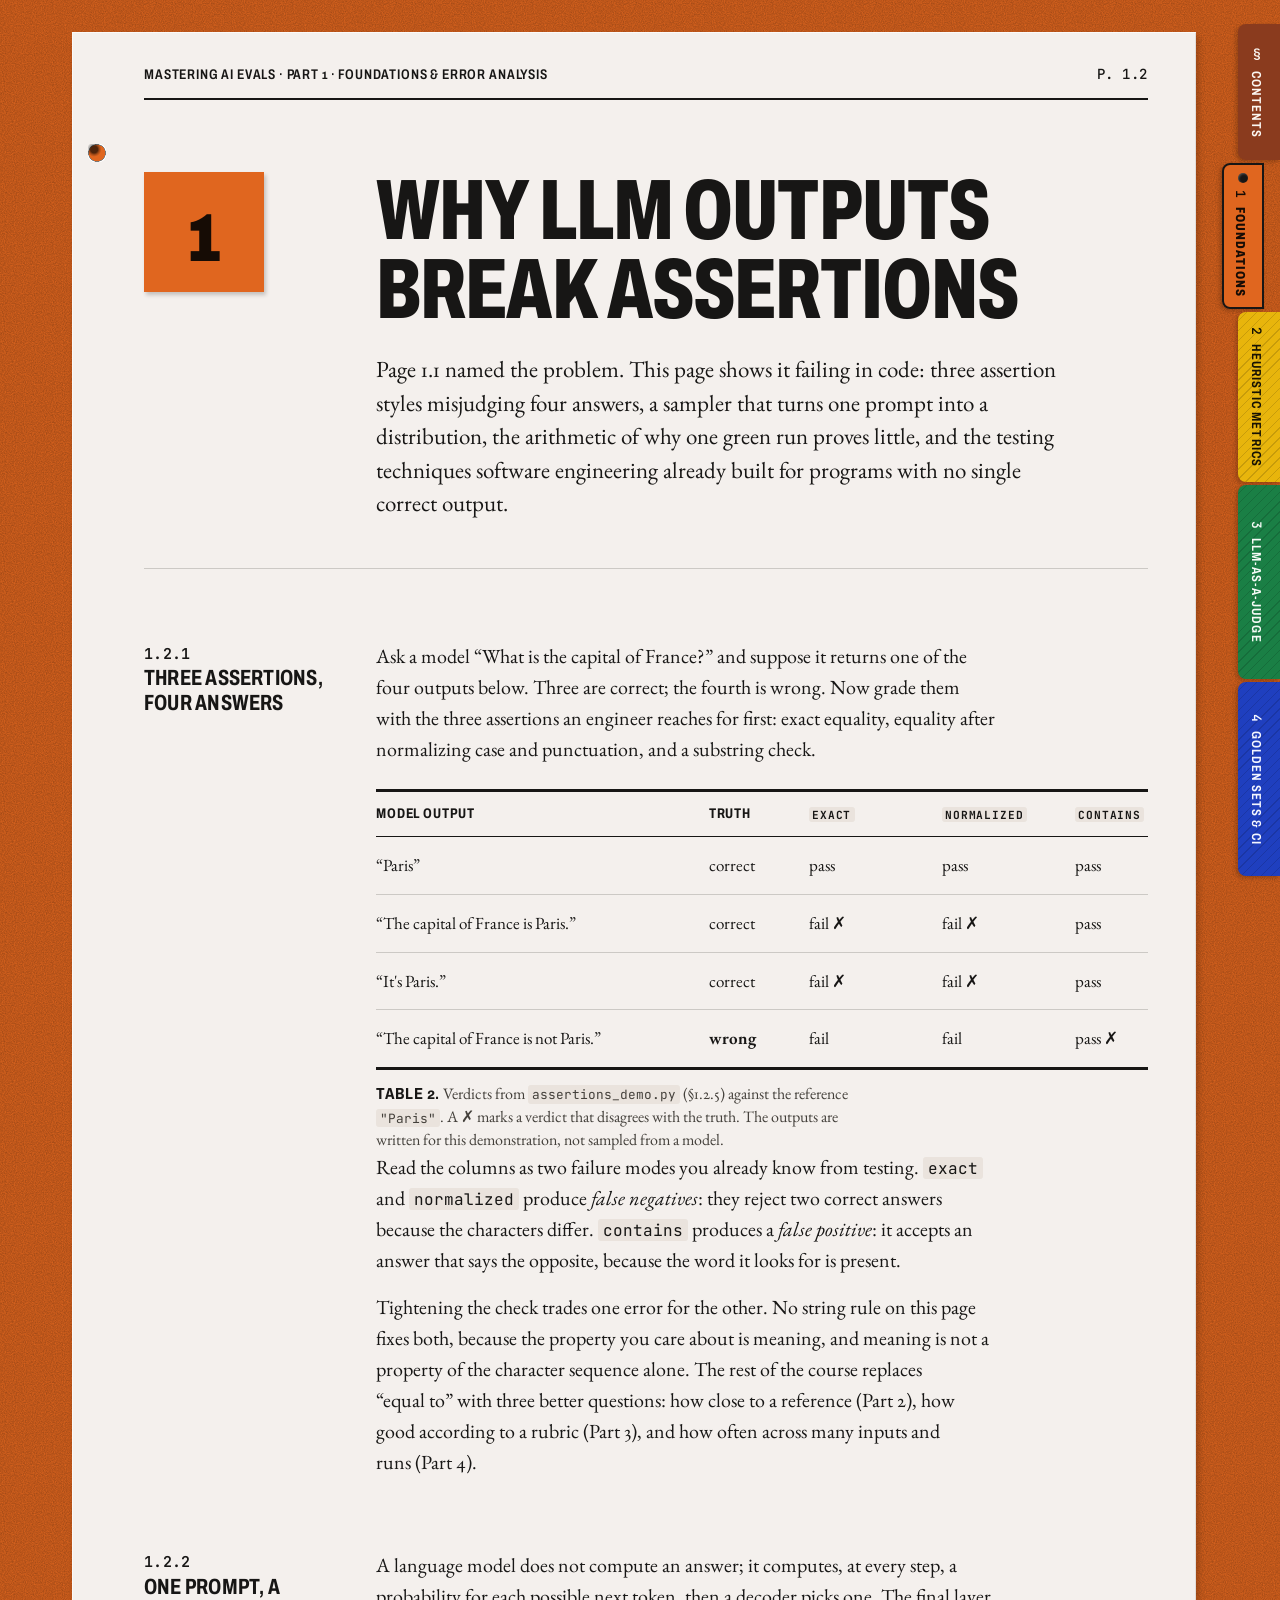
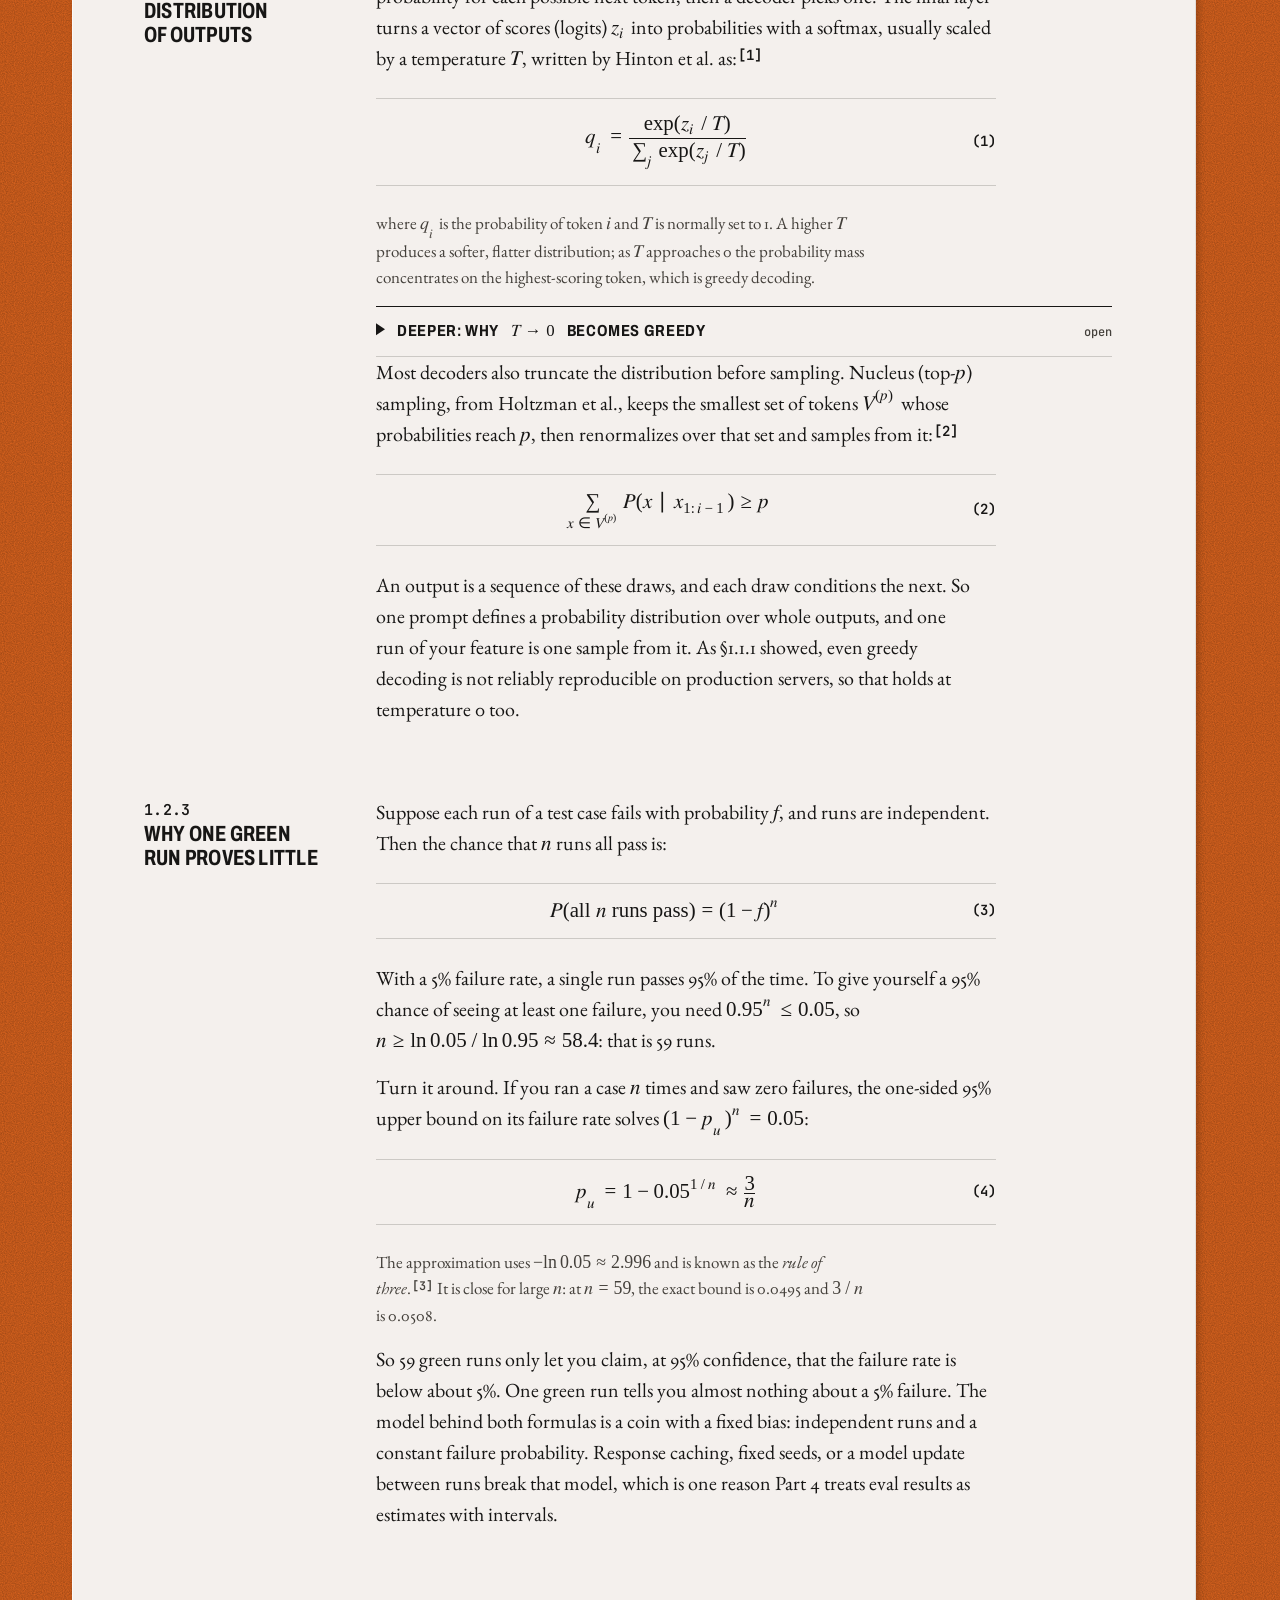
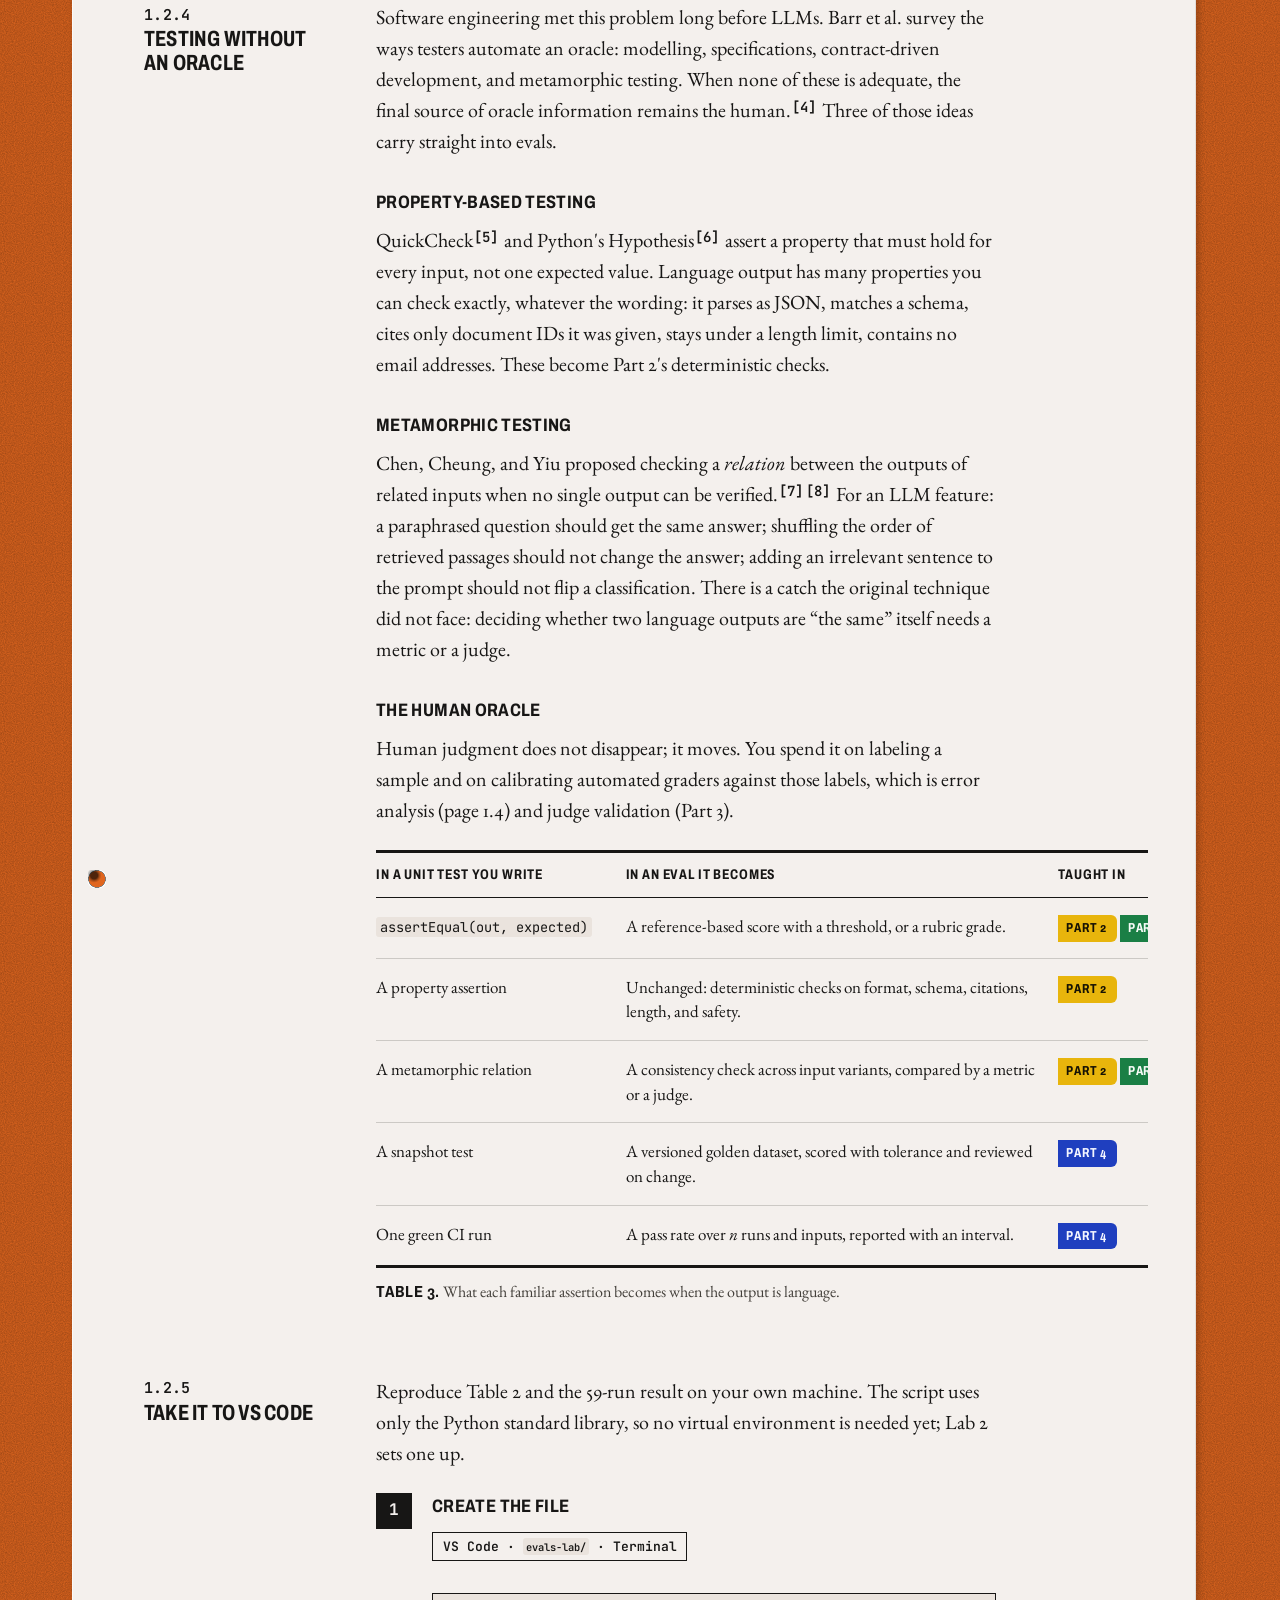
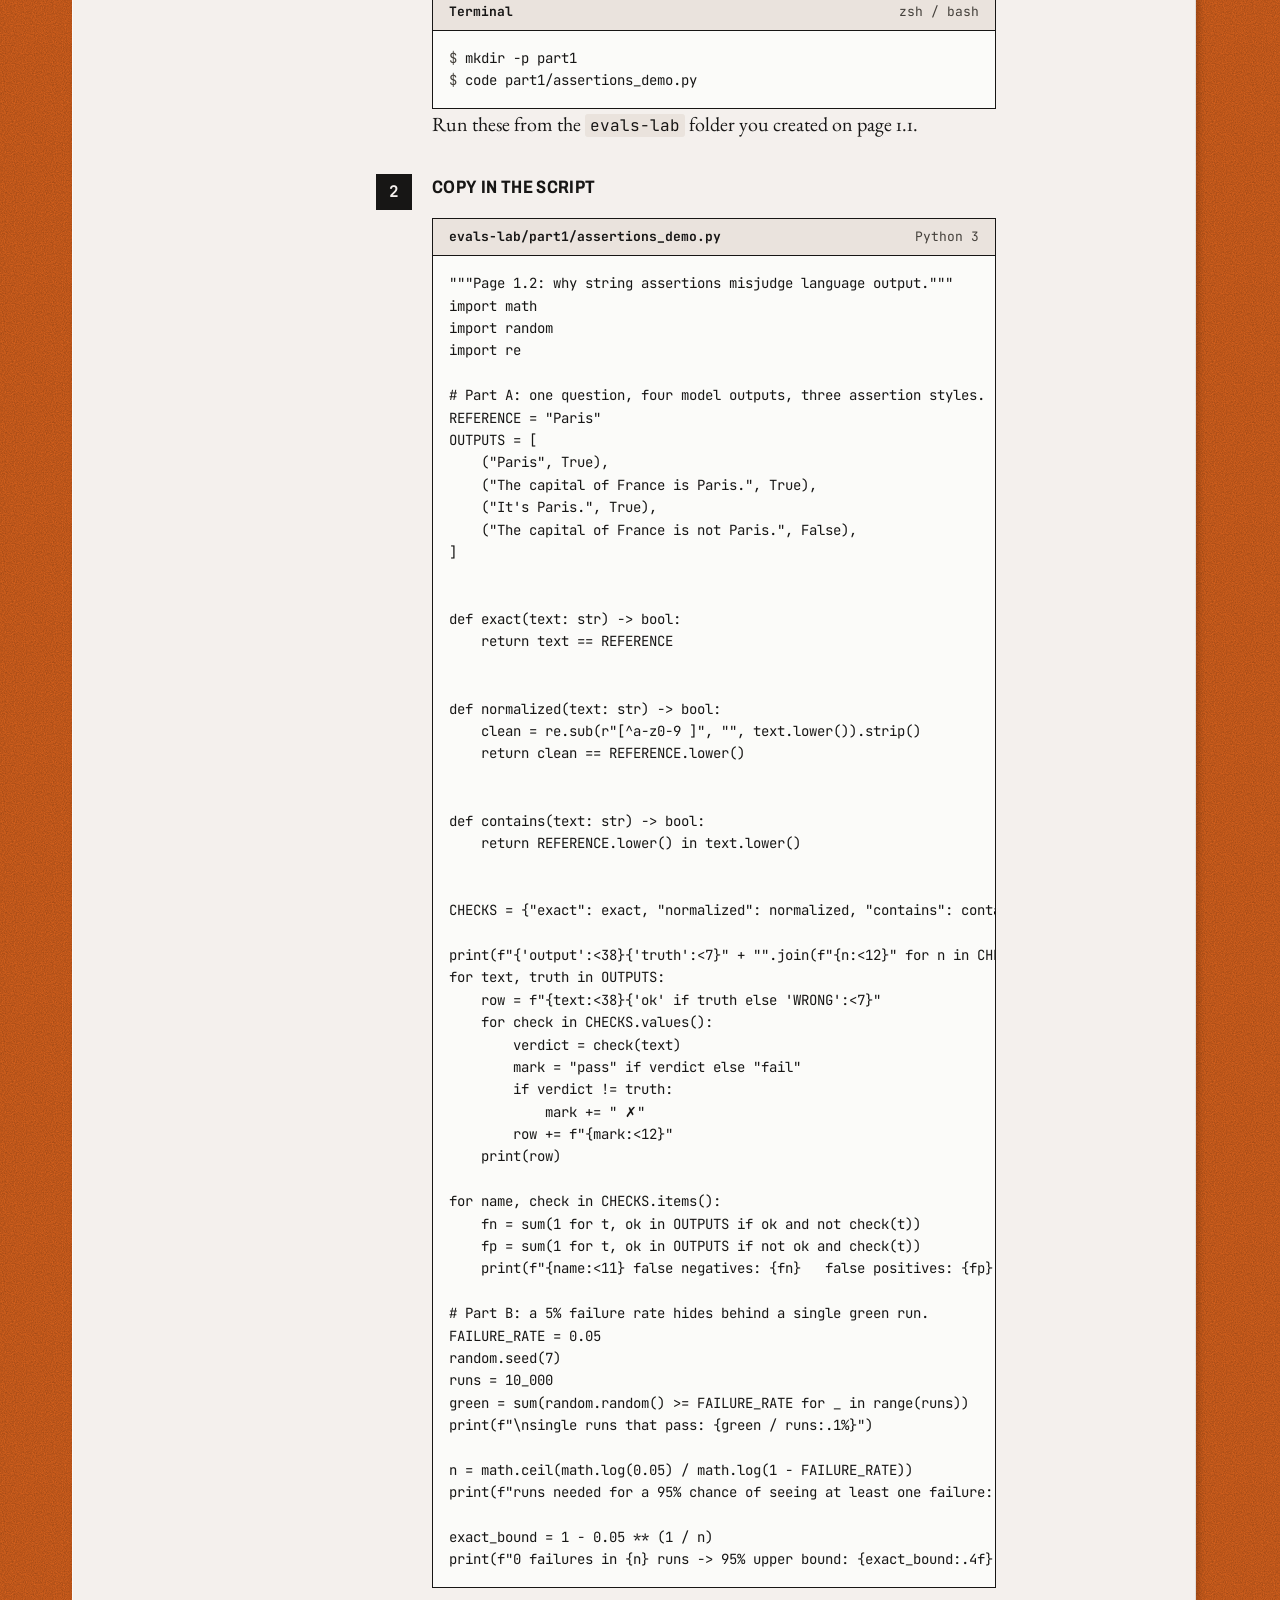
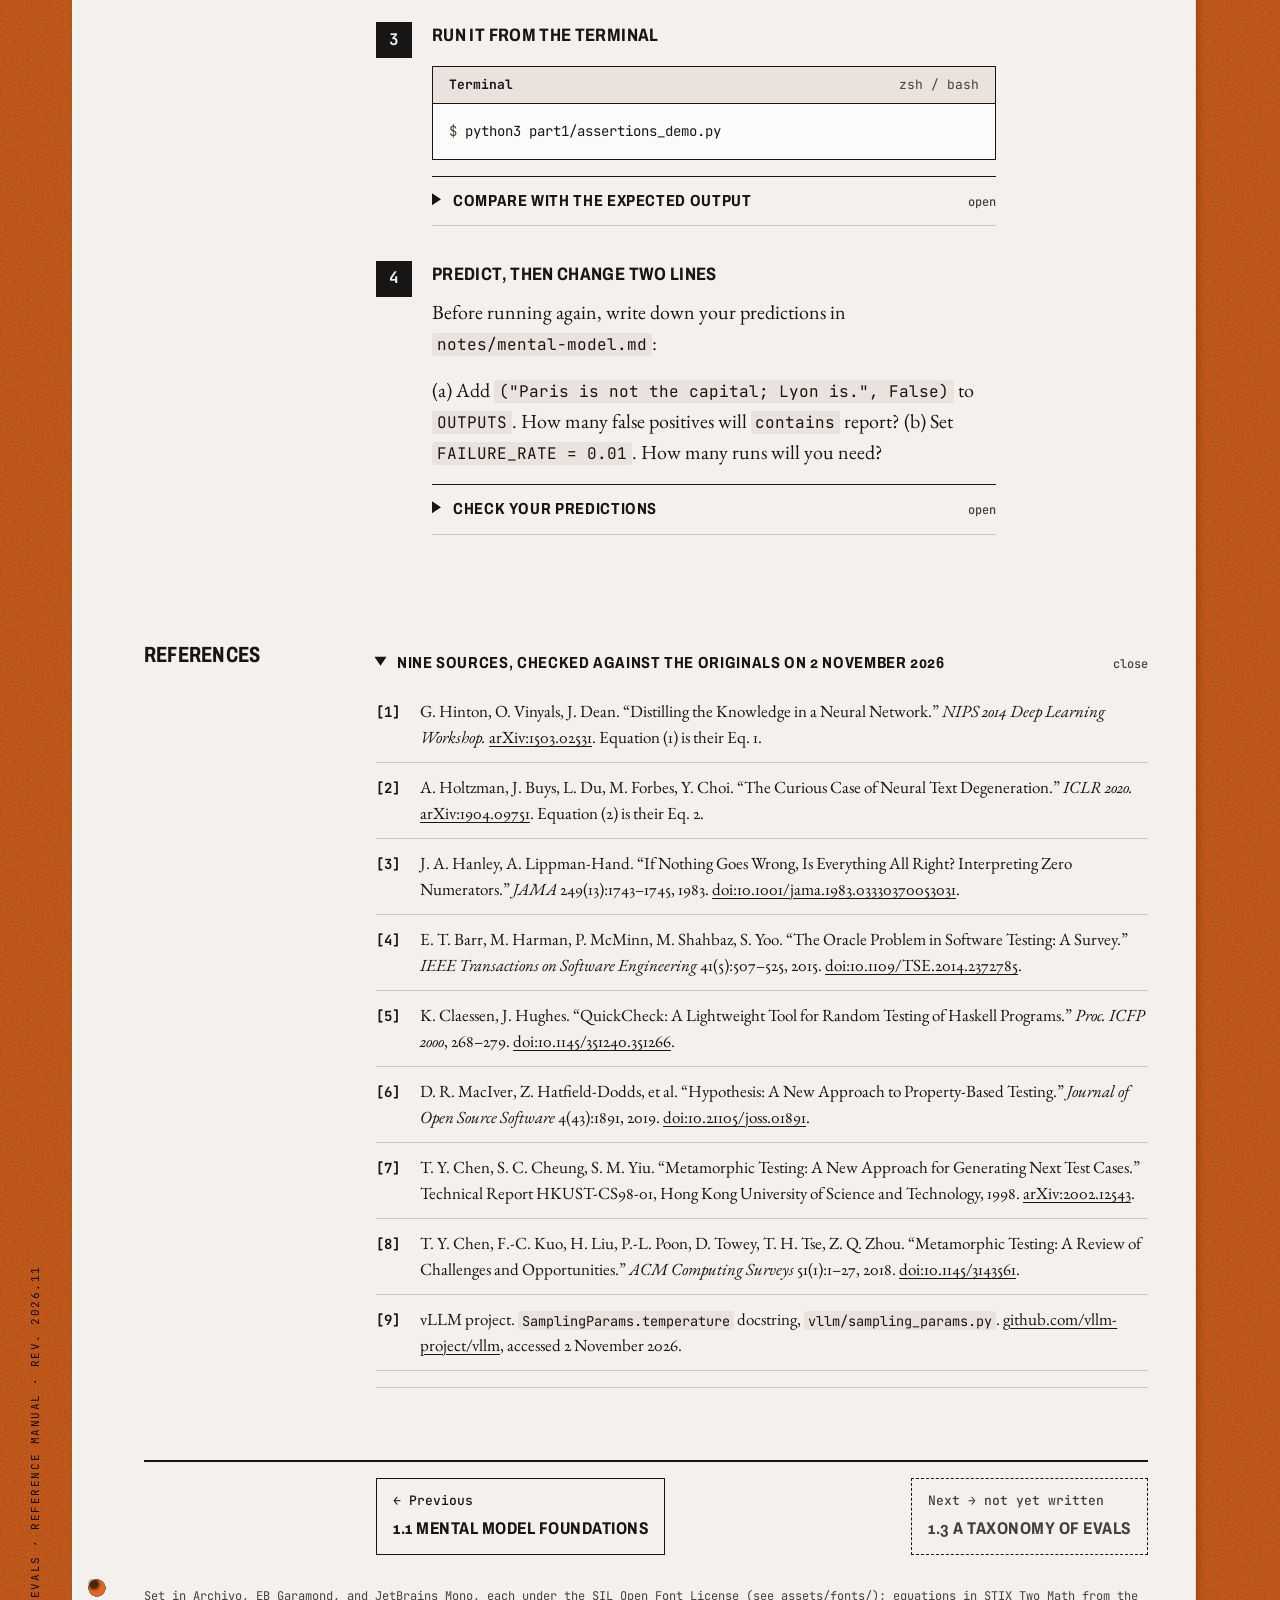
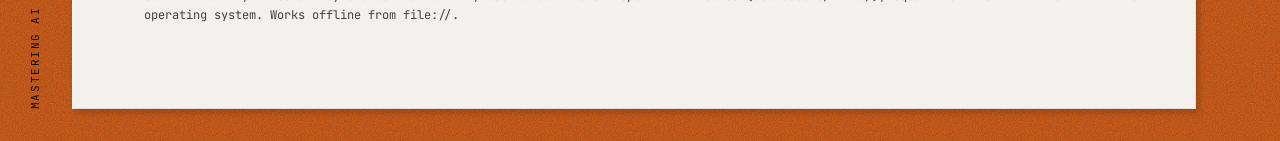
<file: evals/part1-2-why-assertions-break.html>
<!doctype html>
<!--
THESIS: Page 1.2 of the tabbed reference manual; it proves the assertion problem in code and math instead of restating it.
OWN-WORLD: Oxide-orange Part 1 board; milk-acetate leaf with binder punches; fore-edge tab rail; ruled tables, numbered MathML equations, folds for derivations and expected output.
STORY: The engineer watches three assertion styles misjudge four answers, sees sampling turn one prompt into a distribution, computes why one green run proves little, and maps oracle-free SWE techniques onto evals before running the demo in VS Code.
FIRST VIEWPORT: Running head p. 1.2; orange "1" part mark beside the condensed-caps title and dek; tab rail with Part 1 extended and punched.
FORM: Boxed-software manual, acetate leaf over tab board (seed c0773c82); staging: hanging margin heads, results table, equations as numbered display lines.
-->
<html lang="en">
<head>
  <meta charset="utf-8">
  <meta name="viewport" content="width=device-width, initial-scale=1">
  <title>1.2 Why LLM Outputs Break Assertions · Mastering AI Evals</title>
  <meta name="description" content="Part 1, page 1.2: how exact, normalized, and substring assertions misjudge language output; how sampling makes outputs a distribution; why one passing run is weak evidence; and which oracle-free testing techniques carry over to evals.">
  <link rel="stylesheet" href="assets/css/course.css">
</head>
<body data-part="1">
  <a class="skip" href="#main">Skip to content</a>

  <nav class="tab-rail" aria-label="Divisions of the manual">
    <ol>
      <li style="--extent: 3"><a class="tab" data-tab="contents" href="index.html"><span class="tab-num">§</span><span class="tab-word">Contents</span></a></li>
      <li style="--extent: 6"><a class="tab" data-tab="1" href="part1-1-mental-model.html" aria-current="true"><span class="tab-num">1</span><span class="tab-word">Foundations</span></a></li>
      <li style="--extent: 7"><a class="tab" data-tab="2" aria-disabled="true" title="Part 2 is not written yet"><span class="tab-num">2</span><span class="tab-word">Heuristic metrics</span></a></li>
      <li style="--extent: 8"><a class="tab" data-tab="3" aria-disabled="true" title="Part 3 is not written yet"><span class="tab-num">3</span><span class="tab-word">LLM-as-a-Judge</span></a></li>
      <li style="--extent: 8"><a class="tab" data-tab="4" aria-disabled="true" title="Part 4 is not written yet"><span class="tab-num">4</span><span class="tab-word">Golden sets &amp; CI</span></a></li>
    </ol>
  </nav>

  <div class="volume">
    <p class="spine-label" aria-hidden="true">Mastering AI Evals · Reference Manual · Rev. 2026.11</p>

    <article class="leaf" id="main">
      <header class="running-head">
        <span><a href="index.html">Mastering AI Evals</a> · Part 1<span class="rh-desc"> · Foundations &amp; Error Analysis</span></span>
        <span class="folio">p. 1.2</span>
      </header>

      <div class="title-block">
        <div class="part-mark" aria-hidden="true">1</div>
        <div>
          <h1>Why LLM Outputs Break Assertions</h1>
          <p class="dek">Page 1.1 named the problem. This page shows it failing in code: three assertion styles misjudging four answers, a sampler that turns one prompt into a distribution, the arithmetic of why one green run proves little, and the testing techniques software engineering already built for programs with no single correct output.</p>
        </div>
      </div>

      <section class="section" aria-labelledby="s-1-2-1">
        <h2 class="section-head" id="s-1-2-1"><span class="sec-num">1.2.1</span>Three assertions, four answers</h2>
        <div class="section-body">
          <p>Ask a model <q>What is the capital of France?</q> and suppose it returns one of the four outputs below. Three are correct; the fourth is wrong. Now grade them with the three assertions an engineer reaches for first: exact equality, equality after normalizing case and punctuation, and a substring check.</p>

          <div class="table-wrap wide" role="region" aria-labelledby="table-2-caption" tabindex="0">
            <table class="ruled">
              <caption id="table-2-caption"><b>Table 2.</b> Verdicts from <code>assertions_demo.py</code> (§1.2.5) against the reference <code>"Paris"</code>. A ✗ marks a verdict that disagrees with the truth. The outputs are written for this demonstration, not sampled from a model.</caption>
              <thead>
                <tr>
                  <th scope="col" style="width: 40%">Model output</th>
                  <th scope="col" style="width: 12%">Truth</th>
                  <th scope="col" style="width: 16%"><code>exact</code></th>
                  <th scope="col" style="width: 16%"><code>normalized</code></th>
                  <th scope="col" style="width: 16%"><code>contains</code></th>
                </tr>
              </thead>
              <tbody>
                <tr><th scope="row"><q>Paris</q></th><td data-label="Truth">correct</td><td data-label="exact">pass</td><td data-label="normalized">pass</td><td data-label="contains">pass</td></tr>
                <tr><th scope="row"><q>The capital of France is Paris.</q></th><td data-label="Truth">correct</td><td data-label="exact">fail ✗</td><td data-label="normalized">fail ✗</td><td data-label="contains">pass</td></tr>
                <tr><th scope="row"><q>It's Paris.</q></th><td data-label="Truth">correct</td><td data-label="exact">fail ✗</td><td data-label="normalized">fail ✗</td><td data-label="contains">pass</td></tr>
                <tr><th scope="row"><q>The capital of France is not Paris.</q></th><td data-label="Truth"><strong>wrong</strong></td><td data-label="exact">fail</td><td data-label="normalized">fail</td><td data-label="contains">pass ✗</td></tr>
              </tbody>
            </table>
          </div>

          <p>Read the columns as two failure modes you already know from testing. <code>exact</code> and <code>normalized</code> produce <em>false negatives</em>: they reject two correct answers because the characters differ. <code>contains</code> produces a <em>false positive</em>: it accepts an answer that says the opposite, because the word it looks for is present.</p>
          <p>Tightening the check trades one error for the other. No string rule on this page fixes both, because the property you care about is meaning, and meaning is not a property of the character sequence alone. The rest of the course replaces <q>equal to</q> with three better questions: how close to a reference (Part&nbsp;2), how good according to a rubric (Part&nbsp;3), and how often across many inputs and runs (Part&nbsp;4).</p>
        </div>
      </section>

      <section class="section" aria-labelledby="s-1-2-2">
        <h2 class="section-head" id="s-1-2-2"><span class="sec-num">1.2.2</span>One prompt, a distribution of outputs</h2>
        <div class="section-body">
          <p>A language model does not compute an answer; it computes, at every step, a probability for each possible next token, then a decoder picks one. The final layer turns a vector of scores (logits) <math><msub><mi>z</mi><mi>i</mi></msub></math> into probabilities with a softmax, usually scaled by a temperature <math><mi>T</mi></math>, written by Hinton et&nbsp;al. as:&#8288;<a class="cite" href="#ref-1" aria-label="Reference 1">[1]</a></p>

          <div class="equation">
            <math display="block" aria-label="q sub i equals exp of z sub i over T, divided by the sum over j of exp of z sub j over T">
              <msub><mi>q</mi><mi>i</mi></msub><mo>=</mo>
              <mfrac>
                <mrow><mi>exp</mi><mo stretchy="false">(</mo><msub><mi>z</mi><mi>i</mi></msub><mo>/</mo><mi>T</mi><mo stretchy="false">)</mo></mrow>
                <mrow><munder><mo>∑</mo><mi>j</mi></munder><mi>exp</mi><mo stretchy="false">(</mo><msub><mi>z</mi><mi>j</mi></msub><mo>/</mo><mi>T</mi><mo stretchy="false">)</mo></mrow>
              </mfrac>
            </math>
            <span class="eq-num">(1)</span>
          </div>
          <p class="where-vars">where <math><msub><mi>q</mi><mi>i</mi></msub></math> is the probability of token <math><mi>i</mi></math> and <math><mi>T</mi></math> is normally set to 1. A higher <math><mi>T</mi></math> produces a softer, flatter distribution; as <math><mi>T</mi></math> approaches 0 the probability mass concentrates on the highest-scoring token, which is greedy decoding.</p>

          <details class="fold">
            <summary>Deeper: why <math><mi>T</mi><mo>→</mo><mn>0</mn></math> becomes greedy <span class="fold-meta" aria-hidden="true"></span></summary>
            <div class="fold-body">
              <p>Let <math><msub><mi>z</mi><mo>max</mo></msub></math> be the largest logit and assume it is unique. Divide the numerator and denominator of (1) by <math><mi>exp</mi><mo stretchy="false">(</mo><msub><mi>z</mi><mo>max</mo></msub><mo>/</mo><mi>T</mi><mo stretchy="false">)</mo></math>:</p>
              <div class="equation">
                <math display="block" aria-label="q sub i equals exp of z sub i minus z max over T, divided by the sum over j of exp of z sub j minus z max over T">
                  <msub><mi>q</mi><mi>i</mi></msub><mo>=</mo>
                  <mfrac>
                    <mrow><mi>exp</mi><mo stretchy="false">(</mo><mo stretchy="false">(</mo><msub><mi>z</mi><mi>i</mi></msub><mo>−</mo><msub><mi>z</mi><mo>max</mo></msub><mo stretchy="false">)</mo><mo>/</mo><mi>T</mi><mo stretchy="false">)</mo></mrow>
                    <mrow><munder><mo>∑</mo><mi>j</mi></munder><mi>exp</mi><mo stretchy="false">(</mo><mo stretchy="false">(</mo><msub><mi>z</mi><mi>j</mi></msub><mo>−</mo><msub><mi>z</mi><mo>max</mo></msub><mo stretchy="false">)</mo><mo>/</mo><mi>T</mi><mo stretchy="false">)</mo></mrow>
                  </mfrac>
                </math>
                <span class="eq-num">(1′)</span>
              </div>
              <p>For every token other than the maximum, <math><msub><mi>z</mi><mi>i</mi></msub><mo>−</mo><msub><mi>z</mi><mo>max</mo></msub><mo>&lt;</mo><mn>0</mn></math>, so its term goes to 0 as <math><mi>T</mi><mo>→</mo><msup><mn>0</mn><mo>+</mo></msup></math>. The maximum's own term is <math><mi>exp</mi><mo stretchy="false">(</mo><mn>0</mn><mo stretchy="false">)</mo><mo>=</mo><mn>1</mn></math>, so its probability goes to 1. With a tie for the maximum, the mass splits evenly among the tied tokens instead. Inference engines special-case an exact 0 instead of dividing by zero; vLLM, for example, documents that a temperature of zero <q>means greedy sampling.</q>&#8288;<a class="cite" href="#ref-9" aria-label="Reference 9">[9]</a></p>
            </div>
          </details>

          <p>Most decoders also truncate the distribution before sampling. Nucleus <span style="white-space: nowrap">(top-<math><mi>p</mi></math>)</span> sampling, from Holtzman et&nbsp;al., keeps the smallest set of tokens <math><msup><mi>V</mi><mrow><mo stretchy="false">(</mo><mi>p</mi><mo stretchy="false">)</mo></mrow></msup></math> whose probabilities reach <math><mi>p</mi></math>, then renormalizes over that set and samples from it:&#8288;<a class="cite" href="#ref-2" aria-label="Reference 2">[2]</a></p>

          <div class="equation">
            <math display="block" aria-label="the sum over x in V of p of P of x given x 1 through i minus 1 is at least p">
              <munder><mo>∑</mo><mrow><mi>x</mi><mo>∈</mo><msup><mi>V</mi><mrow><mo stretchy="false">(</mo><mi>p</mi><mo stretchy="false">)</mo></mrow></msup></mrow></munder>
              <mi>P</mi><mo stretchy="false">(</mo><mi>x</mi><mo>∣</mo><msub><mi>x</mi><mrow><mn>1</mn><mo>:</mo><mi>i</mi><mo>−</mo><mn>1</mn></mrow></msub><mo stretchy="false">)</mo><mo>≥</mo><mi>p</mi>
            </math>
            <span class="eq-num">(2)</span>
          </div>

          <p>An output is a sequence of these draws, and each draw conditions the next. So one prompt defines a probability distribution over whole outputs, and one run of your feature is one sample from it. As §1.1.1 showed, even greedy decoding is not reliably reproducible on production servers, so that holds at temperature&nbsp;0 too.</p>
        </div>
      </section>

      <section class="section" aria-labelledby="s-1-2-3">
        <h2 class="section-head" id="s-1-2-3"><span class="sec-num">1.2.3</span>Why one green run proves little</h2>
        <div class="section-body">
          <p>Suppose each run of a test case fails with probability <math><mi>f</mi></math>, and runs are independent. Then the chance that <math><mi>n</mi></math> runs all pass is:</p>

          <div class="equation">
            <math display="block" aria-label="P of all n runs pass equals 1 minus f, to the power n">
              <mi>P</mi><mo stretchy="false">(</mo><mtext>all&#xA0;</mtext><mi>n</mi><mtext>&#xA0;runs pass</mtext><mo stretchy="false">)</mo><mo>=</mo><msup><mrow><mo stretchy="false">(</mo><mn>1</mn><mo>−</mo><mi>f</mi><mo stretchy="false">)</mo></mrow><mi>n</mi></msup>
            </math>
            <span class="eq-num">(3)</span>
          </div>

          <p>With a 5% failure rate, a single run passes 95% of the time. To give yourself a 95% chance of seeing at least one failure, you need <math><msup><mn>0.95</mn><mi>n</mi></msup><mo>≤</mo><mn>0.05</mn></math>, so <math><mi>n</mi><mo>≥</mo><mi>ln</mi><mspace width="0.1667em"/><mn>0.05</mn><mo>/</mo><mi>ln</mi><mspace width="0.1667em"/><mn>0.95</mn><mo>≈</mo><mn>58.4</mn></math>: that is 59 runs.</p>
          <p>Turn it around. If you ran a case <math><mi>n</mi></math> times and saw zero failures, the one-sided 95% upper bound on its failure rate solves <math><msup><mrow><mo stretchy="false">(</mo><mn>1</mn><mo>−</mo><msub><mi>p</mi><mi>u</mi></msub><mo stretchy="false">)</mo></mrow><mi>n</mi></msup><mo>=</mo><mn>0.05</mn></math>:</p>

          <div class="equation">
            <math display="block" aria-label="p sub u equals 1 minus 0.05 to the power 1 over n, approximately 3 over n">
              <msub><mi>p</mi><mi>u</mi></msub><mo>=</mo><mn>1</mn><mo>−</mo><msup><mn>0.05</mn><mrow><mn>1</mn><mo>/</mo><mi>n</mi></mrow></msup><mo>≈</mo><mfrac><mn>3</mn><mi>n</mi></mfrac>
            </math>
            <span class="eq-num">(4)</span>
          </div>
          <p class="where-vars">The approximation uses <math><mo>−</mo><mi>ln</mi><mspace width="0.1667em"/><mn>0.05</mn><mo>≈</mo><mn>2.996</mn></math> and is known as the <em>rule of three</em>.&#8288;<a class="cite" href="#ref-3" aria-label="Reference 3">[3]</a> It is close for large <math><mi>n</mi></math>: at <math><mi>n</mi><mo>=</mo><mn>59</mn></math>, the exact bound is 0.0495 and <math><mn>3</mn><mo>/</mo><mi>n</mi></math> is 0.0508.</p>

          <p>So 59 green runs only let you claim, at 95% confidence, that the failure rate is below about 5%. One green run tells you almost nothing about a 5% failure. The model behind both formulas is a coin with a fixed bias: independent runs and a constant failure probability. Response caching, fixed seeds, or a model update between runs break that model, which is one reason Part&nbsp;4 treats eval results as estimates with intervals.</p>
        </div>
      </section>

      <section class="section" aria-labelledby="s-1-2-4">
        <h2 class="section-head" id="s-1-2-4"><span class="sec-num">1.2.4</span>Testing without an oracle</h2>
        <div class="section-body">
          <p>Software engineering met this problem long before LLMs. Barr et&nbsp;al. survey the ways testers automate an oracle: modelling, specifications, contract-driven development, and metamorphic testing. When none of these is adequate, the final source of oracle information remains the human.&#8288;<a class="cite" href="#ref-4" aria-label="Reference 4">[4]</a> Three of those ideas carry straight into evals.</p>

          <h3>Property-based testing</h3>
          <p>QuickCheck&#8288;<a class="cite" href="#ref-5" aria-label="Reference 5">[5]</a> and Python's Hypothesis&#8288;<a class="cite" href="#ref-6" aria-label="Reference 6">[6]</a> assert a property that must hold for every input, not one expected value. Language output has many properties you can check exactly, whatever the wording: it parses as JSON, matches a schema, cites only document IDs it was given, stays under a length limit, contains no email addresses. These become Part&nbsp;2's deterministic checks.</p>

          <h3>Metamorphic testing</h3>
          <p>Chen, Cheung, and Yiu proposed checking a <em>relation</em> between the outputs of related inputs when no single output can be verified.&#8288;<a class="cite" href="#ref-7" aria-label="Reference 7">[7]</a>&#8288;<a class="cite" href="#ref-8" aria-label="Reference 8">[8]</a> For an LLM feature: a paraphrased question should get the same answer; shuffling the order of retrieved passages should not change the answer; adding an irrelevant sentence to the prompt should not flip a classification. There is a catch the original technique did not face: deciding whether two language outputs are <q>the same</q> itself needs a metric or a judge.</p>

          <h3>The human oracle</h3>
          <p>Human judgment does not disappear; it moves. You spend it on labeling a sample and on calibrating automated graders against those labels, which is error analysis (page&nbsp;1.4) and judge validation (Part&nbsp;3).</p>

          <div class="table-wrap wide" role="region" aria-labelledby="table-3-caption" tabindex="0">
            <table class="ruled">
              <caption id="table-3-caption"><b>Table 3.</b> What each familiar assertion becomes when the output is language.</caption>
              <thead>
                <tr>
                  <th scope="col" style="width: 30%">In a unit test you write</th>
                  <th scope="col" style="width: 52%">In an eval it becomes</th>
                  <th scope="col" style="width: 18%">Taught in</th>
                </tr>
              </thead>
              <tbody>
                <tr><th scope="row"><code>assertEqual(out, expected)</code></th><td data-label="In an eval it becomes">A reference-based score with a threshold, or a rubric grade.</td><td data-label="Taught in"><span class="row-tab" data-tab="2">Part 2</span> <span class="row-tab" data-tab="3">Part 3</span></td></tr>
                <tr><th scope="row">A property assertion</th><td data-label="In an eval it becomes">Unchanged: deterministic checks on format, schema, citations, length, and safety.</td><td data-label="Taught in"><span class="row-tab" data-tab="2">Part 2</span></td></tr>
                <tr><th scope="row">A metamorphic relation</th><td data-label="In an eval it becomes">A consistency check across input variants, compared by a metric or a judge.</td><td data-label="Taught in"><span class="row-tab" data-tab="2">Part 2</span> <span class="row-tab" data-tab="3">Part 3</span></td></tr>
                <tr><th scope="row">A snapshot test</th><td data-label="In an eval it becomes">A versioned golden dataset, scored with tolerance and reviewed on change.</td><td data-label="Taught in"><span class="row-tab" data-tab="4">Part 4</span></td></tr>
                <tr><th scope="row">One green CI run</th><td data-label="In an eval it becomes">A pass rate over <var>n</var> runs and inputs, reported with an interval.</td><td data-label="Taught in"><span class="row-tab" data-tab="4">Part 4</span></td></tr>
              </tbody>
            </table>
          </div>
        </div>
      </section>

      <section class="section" aria-labelledby="s-1-2-5">
        <h2 class="section-head" id="s-1-2-5"><span class="sec-num">1.2.5</span>Take it to VS Code</h2>
        <div class="section-body">
          <p>Reproduce Table&nbsp;2 and the 59-run result on your own machine. The script uses only the Python standard library, so no virtual environment is needed yet; Lab&nbsp;2 sets one up.</p>

          <ol class="procedure">
            <li>
              <span class="step-title">Create the file</span>
              <p class="where">VS Code · <code>evals-lab/</code> · Terminal</p>
              <div class="listing">
                <div class="listing-head"><span class="path">Terminal</span><span>zsh / bash</span></div>
<pre><code><span class="prompt">$ </span>mkdir -p part1
<span class="prompt">$ </span>code part1/assertions_demo.py</code></pre>
              </div>
              <p>Run these from the <code>evals-lab</code> folder you created on page&nbsp;1.1.</p>
            </li>
            <li>
              <span class="step-title">Copy in the script</span>
              <div class="listing">
                <div class="listing-head"><span class="path">evals-lab/part1/assertions_demo.py</span><span>Python 3</span></div>
<pre><code>"""Page 1.2: why string assertions misjudge language output."""
import math
import random
import re

# Part A: one question, four model outputs, three assertion styles.
REFERENCE = "Paris"
OUTPUTS = [
    ("Paris", True),
    ("The capital of France is Paris.", True),
    ("It's Paris.", True),
    ("The capital of France is not Paris.", False),
]


def exact(text: str) -&gt; bool:
    return text == REFERENCE


def normalized(text: str) -&gt; bool:
    clean = re.sub(r"[^a-z0-9 ]", "", text.lower()).strip()
    return clean == REFERENCE.lower()


def contains(text: str) -&gt; bool:
    return REFERENCE.lower() in text.lower()


CHECKS = {"exact": exact, "normalized": normalized, "contains": contains}

print(f"{'output':&lt;38}{'truth':&lt;7}" + "".join(f"{n:&lt;12}" for n in CHECKS))
for text, truth in OUTPUTS:
    row = f"{text:&lt;38}{'ok' if truth else 'WRONG':&lt;7}"
    for check in CHECKS.values():
        verdict = check(text)
        mark = "pass" if verdict else "fail"
        if verdict != truth:
            mark += " ✗"
        row += f"{mark:&lt;12}"
    print(row)

for name, check in CHECKS.items():
    fn = sum(1 for t, ok in OUTPUTS if ok and not check(t))
    fp = sum(1 for t, ok in OUTPUTS if not ok and check(t))
    print(f"{name:&lt;11} false negatives: {fn}   false positives: {fp}")

# Part B: a 5% failure rate hides behind a single green run.
FAILURE_RATE = 0.05
random.seed(7)
runs = 10_000
green = sum(random.random() &gt;= FAILURE_RATE for _ in range(runs))
print(f"\nsingle runs that pass: {green / runs:.1%}")

n = math.ceil(math.log(0.05) / math.log(1 - FAILURE_RATE))
print(f"runs needed for a 95% chance of seeing at least one failure: {n}")

exact_bound = 1 - 0.05 ** (1 / n)
print(f"0 failures in {n} runs -&gt; 95% upper bound: {exact_bound:.4f} (rule of three: {3 / n:.4f})")</code></pre>
              </div>
            </li>
            <li>
              <span class="step-title">Run it from the terminal</span>
              <div class="listing">
                <div class="listing-head"><span class="path">Terminal</span><span>zsh / bash</span></div>
<pre><code><span class="prompt">$ </span>python3 part1/assertions_demo.py</code></pre>
              </div>
              <details class="fold">
                <summary>Compare with the expected output <span class="fold-meta" aria-hidden="true"></span></summary>
                <div class="fold-body">
                  <div class="listing">
                    <div class="listing-head"><span class="path">Expected output</span><span>Python 3.15.0, macOS</span></div>
<pre><code>output                                truth  exact       normalized  contains
Paris                                 ok     pass        pass        pass
The capital of France is Paris.       ok     fail ✗      fail ✗      pass
It's Paris.                           ok     fail ✗      fail ✗      pass
The capital of France is not Paris.   WRONG  fail        fail        pass ✗
exact       false negatives: 2   false positives: 0
normalized  false negatives: 2   false positives: 0
contains    false negatives: 0   false positives: 1

single runs that pass: 94.9%
runs needed for a 95% chance of seeing at least one failure: 59
0 failures in 59 runs -&gt; 95% upper bound: 0.0495 (rule of three: 0.0508)</code></pre>
                  </div>
                  <p>The 94.9% line is a simulation with a fixed seed; Python's <code>random.seed</code> makes it identical on every run. The other numbers are computed exactly.</p>
                </div>
              </details>
            </li>
            <li>
              <span class="step-title">Predict, then change two lines</span>
              <p>Before running again, write down your predictions in <code>notes/mental-model.md</code>:</p>
              <p>(a) Add <code>("Paris is not the capital; Lyon is.", False)</code> to <code>OUTPUTS</code>. How many false positives will <code>contains</code> report? (b) Set <code>FAILURE_RATE = 0.01</code>. How many runs will you need?</p>
              <details class="fold">
                <summary>Check your predictions <span class="fold-meta" aria-hidden="true"></span></summary>
                <div class="fold-body">
                  <p>(a) Two: <code>contains</code> passes both wrong answers, while <code>exact</code> and <code>normalized</code> still report two false negatives and no false positives. (b) 299 runs, because <math><mi>ln</mi><mspace width="0.1667em"/><mn>0.05</mn><mo>/</mo><mi>ln</mi><mspace width="0.1667em"/><mn>0.99</mn><mo>≈</mo><mn>298.1</mn></math>. Zero failures in 299 runs gives an upper bound of 0.0100, where exact and rule-of-three agree to four decimals.</p>
                </div>
              </details>
            </li>
          </ol>
        </div>
      </section>

      <section class="section" aria-labelledby="s-refs">
        <h2 class="section-head" id="s-refs">References</h2>
        <div class="section-body">
          <details class="fold fold-refs" open>
            <summary>Nine sources, checked against the originals on 2&nbsp;November&nbsp;2026 <span class="fold-meta" aria-hidden="true"></span></summary>
            <div class="fold-body">
          <ol class="refs">
            <li id="ref-1"><span class="ref-num">[1]</span><span>G. Hinton, O. Vinyals, J. Dean. <q>Distilling the Knowledge in a Neural Network.</q> <i>NIPS 2014 Deep Learning Workshop.</i> <a href="https://arxiv.org/abs/1503.02531">arXiv:1503.02531</a>. Equation (1) is their Eq.&nbsp;1.</span></li>
            <li id="ref-2"><span class="ref-num">[2]</span><span>A. Holtzman, J. Buys, L. Du, M. Forbes, Y. Choi. <q>The Curious Case of Neural Text Degeneration.</q> <i>ICLR 2020.</i> <a href="https://arxiv.org/abs/1904.09751">arXiv:1904.09751</a>. Equation (2) is their Eq.&nbsp;2.</span></li>
            <li id="ref-3"><span class="ref-num">[3]</span><span>J. A. Hanley, A. Lippman-Hand. <q>If Nothing Goes Wrong, Is Everything All Right? Interpreting Zero Numerators.</q> <i>JAMA</i> 249(13):1743–1745, 1983. <a href="https://doi.org/10.1001/jama.1983.03330370053031">doi:10.1001/jama.1983.03330370053031</a>.</span></li>
            <li id="ref-4"><span class="ref-num">[4]</span><span>E. T. Barr, M. Harman, P. McMinn, M. Shahbaz, S. Yoo. <q>The Oracle Problem in Software Testing: A Survey.</q> <i>IEEE Transactions on Software Engineering</i> 41(5):507–525, 2015. <a href="https://doi.org/10.1109/TSE.2014.2372785">doi:10.1109/TSE.2014.2372785</a>.</span></li>
            <li id="ref-5"><span class="ref-num">[5]</span><span>K. Claessen, J. Hughes. <q>QuickCheck: A Lightweight Tool for Random Testing of Haskell Programs.</q> <i>Proc. ICFP 2000</i>, 268–279. <a href="https://doi.org/10.1145/351240.351266">doi:10.1145/351240.351266</a>.</span></li>
            <li id="ref-6"><span class="ref-num">[6]</span><span>D. R. MacIver, Z. Hatfield-Dodds, et&nbsp;al. <q>Hypothesis: A New Approach to Property-Based Testing.</q> <i>Journal of Open Source Software</i> 4(43):1891, 2019. <a href="https://doi.org/10.21105/joss.01891">doi:10.21105/joss.01891</a>.</span></li>
            <li id="ref-7"><span class="ref-num">[7]</span><span>T. Y. Chen, S. C. Cheung, S. M. Yiu. <q>Metamorphic Testing: A New Approach for Generating Next Test Cases.</q> Technical Report HKUST-CS98-01, Hong Kong University of Science and Technology, 1998. <a href="https://arxiv.org/abs/2002.12543">arXiv:2002.12543</a>.</span></li>
            <li id="ref-8"><span class="ref-num">[8]</span><span>T. Y. Chen, F.-C. Kuo, H. Liu, P.-L. Poon, D. Towey, T. H. Tse, Z. Q. Zhou. <q>Metamorphic Testing: A Review of Challenges and Opportunities.</q> <i>ACM Computing Surveys</i> 51(1):1–27, 2018. <a href="https://doi.org/10.1145/3143561">doi:10.1145/3143561</a>.</span></li>
            <li id="ref-9"><span class="ref-num">[9]</span><span>vLLM project. <code>SamplingParams.temperature</code> docstring, <code>vllm/sampling_params.py</code>. <a href="https://github.com/vllm-project/vllm/blob/main/vllm/sampling_params.py">github.com/vllm-project/vllm</a>, accessed 2&nbsp;November&nbsp;2026.</span></li>
          </ol>
            </div>
          </details>
        </div>
      </section>

      <footer class="page-turn">
        <nav aria-label="Page turn">
          <a class="turn" href="part1-1-mental-model.html"><span class="turn-dir">← Previous</span>1.1 Mental Model Foundations</a>
          <span class="turn" aria-disabled="true"><span class="turn-dir">Next → not yet written</span>1.3 A taxonomy of evals</span>
        </nav>
      </footer>
      <p class="colophon">Set in Archivo, EB Garamond, and JetBrains Mono, each under the SIL Open Font License (see assets/fonts/); equations in STIX Two Math from the operating system. Works offline from file://.</p>
    </article>
  </div>
</body>
</html>
</file>
<file: evals/assets/css/course.css>
/*
  Mastering AI Evals — course stylesheet
  World: a boxed-software reference manual open at a tabbed section.
  The page ground is the current Part's divider board in full hue; reading
  matter sits on a milk-acetate leaf hinged above it; a stepped tab rail runs
  down the fore edge. Fonts are bundled locally (SIL OFL) so every page works
  from file:// with no network.
*/

@font-face {
  font-family: "Archivo";
  src: url("../fonts/Archivo-VF.woff2") format("woff2");
  font-weight: 100 900;
  font-stretch: 62% 125%;
  font-display: swap;
}
@font-face {
  font-family: "EB Garamond";
  src: url("../fonts/EBGaramond-VF.woff2") format("woff2");
  font-weight: 400 800;
  font-style: normal;
  font-display: swap;
}
@font-face {
  font-family: "EB Garamond";
  src: url("../fonts/EBGaramond-Italic-VF.woff2") format("woff2");
  font-weight: 400 800;
  font-style: italic;
  font-display: swap;
}
@font-face {
  font-family: "JetBrains Mono";
  src: url("../fonts/JetBrainsMono-VF.woff2") format("woff2");
  font-weight: 100 800;
  font-display: swap;
}

:root {
  /* Divider-board hues, one per division of the manual */
  --hue-contents: #8a3b1e;   /* sienna */
  --hue-part1: #e0661f;      /* oxide orange */
  --hue-part2: #e8b50c;      /* chrome yellow */
  --hue-part3: #1a7f45;      /* grass */
  --hue-part4: #1f3fbf;      /* ultramarine */
  --hue-refs: #0e7c7b;       /* teal */
  --vermilion: #c41d24;      /* held out: errata only */

  /* Ink on each board, chosen for >= 4.5:1 contrast */
  --on-contents: #fbf7f2;
  --on-part1: #160c05;
  --on-part2: #161204;
  --on-part3: #f6fbf7;
  --on-part4: #f4f6ff;
  --on-refs: #f2fbfb;

  --board: var(--hue-part1);
  --on-board: var(--on-part1);

  --ink: #171615;
  --ink-2: #44403b;
  --rule: #1716152e;
  --rule-strong: #171615;
  --leaf: color-mix(in oklab, #f4f5f4 96.5%, var(--board));
  --leaf-deep: color-mix(in oklab, #e9eae8 94%, var(--board));

  --font-head: "Archivo", "Helvetica Neue", Arial, sans-serif;
  --font-body: "EB Garamond", "Iowan Old Style", Georgia, serif;
  --font-mono: "JetBrains Mono", ui-monospace, "SF Mono", Menlo, monospace;

  --step: steps(2, jump-end);
  --hinge: 90ms;

  --s1: 0.25rem;
  --s2: 0.5rem;
  --s3: 0.75rem;
  --s4: 1rem;
  --s5: 1.5rem;
  --s6: 2rem;
  --s7: 3rem;
  --s8: 4.5rem;
  --s9: 6rem;

  --rail-w: 3.25rem;
  --head-col: 12.5rem;
  --measure: 62ch;
}

[data-part="contents"] { --board: var(--hue-contents); --on-board: var(--on-contents); }
[data-part="1"] { --board: var(--hue-part1); --on-board: var(--on-part1); }
[data-part="2"] { --board: var(--hue-part2); --on-board: var(--on-part2); }
[data-part="3"] { --board: var(--hue-part3); --on-board: var(--on-part3); }
[data-part="4"] { --board: var(--hue-part4); --on-board: var(--on-part4); }
[data-part="refs"] { --board: var(--hue-refs); --on-board: var(--on-refs); }

*, *::before, *::after { box-sizing: border-box; }

html {
  overflow-x: clip;
  -webkit-text-size-adjust: 100%;
  text-size-adjust: 100%;
}

body {
  margin: 0;
  background-color: var(--board);
  background-image: url("data:image/svg+xml,%3Csvg xmlns='http://www.w3.org/2000/svg' width='240' height='240'%3E%3Cfilter id='g'%3E%3CfeTurbulence type='fractalNoise' baseFrequency='0.9' numOctaves='3' stitchTiles='stitch'/%3E%3CfeColorMatrix values='0 0 0 0 0  0 0 0 0 0  0 0 0 0 0  0 0 0 0.9 0'/%3E%3C/filter%3E%3Crect width='100%25' height='100%25' filter='url(%23g)' opacity='0.34'/%3E%3C/svg%3E");
  color: var(--ink);
  font-family: var(--font-body);
  font-size: 1.25rem;
  line-height: 1.55;
  font-kerning: normal;
  font-variant-numeric: oldstyle-nums proportional-nums;
  text-rendering: optimizeLegibility;
}

::selection { background: var(--board); color: var(--on-board); }

:focus-visible {
  outline: 3px solid var(--ink);
  outline-offset: 3px;
}

.skip {
  position: absolute;
  left: var(--s4);
  top: -10rem;
  z-index: 10;
  padding: var(--s2) var(--s4);
  background: var(--ink);
  color: var(--leaf);
  font-family: var(--font-head);
  font-weight: 600;
  text-decoration: none;
}
.skip:focus { top: var(--s4); }

/* ---------- The bound volume ---------- */

.volume {
  position: relative;
  min-height: 100vh;
  padding: var(--s6) calc(var(--rail-w) + var(--s6)) var(--s6) var(--s8);
}

.spine-label {
  position: absolute;
  left: var(--s4);
  bottom: var(--s6);
  writing-mode: vertical-rl;
  transform: rotate(180deg);
  font-family: var(--font-mono);
  font-size: 0.6875rem;
  letter-spacing: 0.14em;
  text-transform: uppercase;
  color: var(--on-board);
}

/* The acetate leaf: the reading surface hinged over the board */
.leaf {
  position: relative;
  max-width: 76rem;
  margin: 0 auto;
  background: var(--leaf);
  box-shadow: inset 1px 1px 0 #ffffffb3, inset -1px -1px 0 #00000014, 3px 4px 6px #0000002e;
  padding: var(--s6) var(--s7) var(--s8) var(--s8);
}

/* Binder punches along the bound edge */
.leaf::before {
  content: "";
  position: absolute;
  left: var(--s4);
  top: 0;
  bottom: 0;
  width: 1.125rem;
  background:
    radial-gradient(circle at 34% 30%, #000000a6 0 0.22rem, #00000040 0.34rem, transparent 0.46rem) 0 7rem / 1.125rem 1.125rem no-repeat,
    radial-gradient(circle, var(--board) 0 0.5rem, #00000080 0.51rem 0.54rem, #ffffffe6 0.56rem 0.61rem, transparent 0.63rem) 0 7rem / 1.125rem 1.125rem no-repeat,
    radial-gradient(circle at 34% 30%, #000000a6 0 0.22rem, #00000040 0.34rem, transparent 0.46rem) 0 calc(50% + 0.5rem) / 1.125rem 1.125rem no-repeat,
    radial-gradient(circle, var(--board) 0 0.5rem, #00000080 0.51rem 0.54rem, #ffffffe6 0.56rem 0.61rem, transparent 0.63rem) 0 calc(50% + 0.5rem) / 1.125rem 1.125rem no-repeat,
    radial-gradient(circle at 34% 30%, #000000a6 0 0.22rem, #00000040 0.34rem, transparent 0.46rem) 0 calc(100% - 7rem) / 1.125rem 1.125rem no-repeat,
    radial-gradient(circle, var(--board) 0 0.5rem, #00000080 0.51rem 0.54rem, #ffffffe6 0.56rem 0.61rem, transparent 0.63rem) 0 calc(100% - 7rem) / 1.125rem 1.125rem no-repeat;
  pointer-events: none;
}

/* ---------- Running head ---------- */

.running-head {
  display: flex;
  flex-wrap: wrap;
  align-items: baseline;
  justify-content: space-between;
  gap: var(--s2) var(--s5);
  padding-bottom: var(--s3);
  border-bottom: 2px solid var(--rule-strong);
  font-family: var(--font-head);
  font-stretch: 75%;
  font-size: 0.875rem;
  font-weight: 600;
  letter-spacing: 0.06em;
  text-transform: uppercase;
}
.running-head a { color: inherit; text-decoration: none; }
.running-head a:hover { text-decoration: underline; text-underline-offset: 3px; }
.running-head .folio { font-family: var(--font-mono); font-weight: 500; letter-spacing: 0.04em; }

/* ---------- Fore-edge tab rail ---------- */

.tab-rail {
  position: fixed;
  top: 0;
  right: 0;
  bottom: 0;
  width: var(--rail-w);
  display: flex;
  flex-direction: column;
  gap: 2px;
  padding: var(--s5) 0;
  z-index: 5;
}
.tab-rail ol {
  list-style: none;
  margin: 0;
  padding: 0;
  display: flex;
  flex-direction: column;
  gap: 3px;
  height: 100%;
}
.tab-rail li { display: flex; flex: var(--extent, 1) 1 0; min-height: 4.5rem; }
.tab-rail li:first-child { min-height: 8.5rem; }

.tab {
  --tab-hue: var(--hue-contents);
  --tab-ink: var(--on-contents);
  position: relative;
  display: flex;
  align-items: center;
  justify-content: center;
  width: calc(100% + 0.375rem);
  margin-left: 0.625rem;
  padding: var(--s3) 0.375rem var(--s3) 0;
  background: var(--tab-hue);
  color: var(--tab-ink);
  border-radius: 0.5rem 0 0 0.5rem;
  box-shadow: -2px 2px 4px #00000038;
  writing-mode: vertical-rl;
  font-family: var(--font-head);
  font-stretch: 75%;
  font-weight: 650;
  font-size: 0.8125rem;
  letter-spacing: 0.08em;
  text-transform: uppercase;
  text-decoration: none;
  white-space: nowrap;
  transition: transform var(--hinge) var(--step);
}
.tab:hover { transform: translateX(-0.375rem); }
.tab .tab-num { font-family: var(--font-mono); font-weight: 600; margin-bottom: var(--s2); }

.tab[data-tab="contents"] { --tab-hue: var(--hue-contents); --tab-ink: var(--on-contents); }
.tab[data-tab="1"] { --tab-hue: var(--hue-part1); --tab-ink: var(--on-part1); }
.tab[data-tab="2"] { --tab-hue: var(--hue-part2); --tab-ink: var(--on-part2); }
.tab[data-tab="3"] { --tab-hue: var(--hue-part3); --tab-ink: var(--on-part3); }
.tab[data-tab="4"] { --tab-hue: var(--hue-part4); --tab-ink: var(--on-part4); }
.tab[data-tab="refs"] { --tab-hue: var(--hue-refs); --tab-ink: var(--on-refs); }

/* Current division: the tab extends and carries a punched hole */
.tab[aria-current="page"],
.tab[aria-current="true"] {
  transform: translateX(-1rem);
  padding-top: 1.75rem;
  outline: 2px solid var(--ink);
  outline-offset: -2px;
  font-weight: 800;
}
.tab[aria-current]::after {
  content: "";
  position: absolute;
  top: 0.625rem;
  left: 50%;
  width: 0.625rem;
  height: 0.625rem;
  margin-left: -0.3125rem;
  border-radius: 50%;
  background: var(--ink);
  box-shadow: inset 1px 1px 2px #ffffff40;
}
.tab[aria-current]:hover { transform: translateX(-1rem); }

/* Divisions not yet written: the leaf lies face-down */
.tab[aria-disabled="true"] {
  background:
    repeating-linear-gradient(135deg, transparent 0 6px, #00000024 6px 7px),
    var(--tab-hue);
  cursor: not-allowed;
}
.tab[aria-disabled="true"]:hover { transform: none; }

/* ---------- Title block ---------- */

.title-block {
  display: grid;
  grid-template-columns: var(--head-col) minmax(0, 1fr);
  column-gap: var(--s6);
  padding: var(--s8) 0 var(--s7);
  border-bottom: 1px solid var(--rule);
}
.title-block .part-mark {
  align-self: start;
  display: grid;
  place-items: center;
  width: 7.5rem;
  aspect-ratio: 1;
  background: var(--board);
  color: var(--on-board);
  font-family: var(--font-head);
  font-weight: 800;
  font-stretch: 62%;
  font-size: 5.5rem;
  line-height: 1;
  box-shadow: 2px 3px 4px #00000033;
}
.title-block h1 {
  margin: 0;
  font-family: var(--font-head);
  font-weight: 800;
  font-stretch: 68%;
  font-size: clamp(3rem, 2rem + 4.2vw, 5.75rem);
  line-height: 0.92;
  letter-spacing: -0.01em;
  text-transform: uppercase;
  text-wrap: balance;
}
.title-block .dek {
  max-width: var(--measure);
  margin: var(--s5) 0 0;
  font-size: 1.4375rem;
  line-height: 1.45;
  color: var(--ink);
  text-wrap: pretty;
}

/* ---------- Sections: heads hang in the margin column ---------- */

.section {
  display: grid;
  grid-template-columns: var(--head-col) minmax(0, 1fr);
  column-gap: var(--s6);
  padding-top: var(--s8);
}
.section > .section-head {
  grid-column: 1;
  margin: 0;
  padding-top: 0.3rem;
  font-family: var(--font-head);
  font-stretch: 72%;
  font-weight: 700;
  font-size: 1.375rem;
  line-height: 1.1;
  letter-spacing: 0.01em;
  text-transform: uppercase;
  text-wrap: balance;
}
.section-head .sec-num {
  display: block;
  margin-bottom: var(--s1);
  font-family: var(--font-mono);
  font-weight: 600;
  font-size: 0.9375rem;
  letter-spacing: 0.02em;
}
.section > .section-body {
  grid-column: 2;
  min-width: 0;
}
.section-body > * { max-width: var(--measure); }
.section-body > .wide { max-width: none; }

.section-body p { margin: 0 0 var(--s4); text-wrap: pretty; hyphens: auto; }
.section-body p:last-child { margin-bottom: 0; }

.section-body h3 {
  margin: var(--s6) 0 var(--s2);
  font-family: var(--font-head);
  font-stretch: 80%;
  font-weight: 700;
  font-size: 1.125rem;
  letter-spacing: 0.02em;
  text-transform: uppercase;
}

a {
  color: inherit;
  text-decoration-thickness: 1px;
  text-underline-offset: 0.18em;
  transition: text-decoration-thickness var(--hinge) var(--step);
}
a:hover { text-decoration-thickness: 3px; }

em { font-style: italic; }
strong { font-weight: 650; }

code, kbd, samp, pre, .where, .folio {
  font-variant-ligatures: none;
  font-feature-settings: "calt" 0, "liga" 0;
}
code, kbd, samp {
  font-family: var(--font-mono);
  font-size: 0.8em;
  font-variant-numeric: normal;
}
:not(pre) > code {
  padding: 0.05em 0.3em;
  background: var(--leaf-deep);
  border-radius: 3px;
}
kbd {
  font-size: 0.85em;
  padding: 0.05em 0.4em;
  border: 1px solid var(--ink);
  border-bottom-width: 2px;
  border-radius: 3px;
  background: #fff;
  font-weight: 600;
}

/* Citation markers */
.cite {
  font-family: var(--font-mono);
  font-size: 0.7em;
  font-weight: 600;
  vertical-align: 0.35em;
  line-height: 0;
  text-decoration: none;
  padding: 0 0.1em;
}
.cite {
  border-radius: 2px;
  transition: background-color var(--hinge) var(--step), color var(--hinge) var(--step);
}
.cite:hover,
.cite:focus-visible { background: var(--ink); color: var(--leaf); text-decoration: none; }

/* ---------- Table: ruled like a manual's reference table ---------- */

.table-wrap {
  margin: var(--s5) 0 0;
  overflow-x: auto;
  -webkit-overflow-scrolling: touch;
}
table.ruled {
  width: 100%;
  min-width: 52rem;
  border-collapse: collapse;
  font-size: 1.0625rem;
  line-height: 1.45;
}
table.ruled caption {
  caption-side: bottom;
  padding-top: var(--s3);
  text-align: left;
  font-size: 1rem;
  color: var(--ink-2);
  max-width: var(--measure);
}
table.ruled caption b {
  font-family: var(--font-head);
  font-stretch: 80%;
  font-weight: 700;
  letter-spacing: 0.04em;
  text-transform: uppercase;
  color: var(--ink);
}
table.ruled thead th {
  padding: var(--s3) var(--s4) var(--s3) 0;
  border-top: 3px solid var(--rule-strong);
  border-bottom: 1.5px solid var(--rule-strong);
  font-family: var(--font-head);
  font-stretch: 75%;
  font-weight: 700;
  font-size: 0.875rem;
  letter-spacing: 0.06em;
  text-transform: uppercase;
  text-align: left;
  vertical-align: bottom;
}
table.ruled tbody td,
table.ruled tbody th {
  padding: var(--s4) var(--s4) var(--s4) 0;
  border-bottom: 1px solid var(--rule);
  vertical-align: top;
  text-align: left;
}
table.ruled tbody tr:last-child > * { border-bottom: 3px solid var(--rule-strong); }
table.ruled tbody th {
  font-weight: 400;
}
@media (hover: hover) and (min-width: 821px) {
  table.ruled tbody tr > * { transition: background-color var(--hinge) var(--step); }
  table.ruled tbody tr:hover > * { background: var(--leaf-deep); }
}
table.ruled .term {
  display: block;
  margin-bottom: var(--s1);
  font-family: var(--font-head);
  font-stretch: 78%;
  font-weight: 700;
  font-size: 1.0625rem;
  letter-spacing: 0.02em;
  text-transform: uppercase;
}
table.ruled .gloss { color: var(--ink-2); }

/* Row tab: the swatch that ties a table row to its divider */
.row-tab {
  display: inline-flex;
  align-items: center;
  gap: var(--s2);
  padding: 0.25rem 0.625rem 0.25rem 0.5rem;
  background: var(--tab-hue);
  color: var(--tab-ink);
  border-radius: 0 0.375rem 0.375rem 0;
  font-family: var(--font-head);
  font-stretch: 75%;
  font-weight: 700;
  font-size: 0.8125rem;
  letter-spacing: 0.06em;
  text-transform: uppercase;
  text-decoration: none;
  white-space: nowrap;
}
.row-tab[data-tab="1"] { --tab-hue: var(--hue-part1); --tab-ink: var(--on-part1); }
.row-tab[data-tab="2"] { --tab-hue: var(--hue-part2); --tab-ink: var(--on-part2); }
.row-tab[data-tab="3"] { --tab-hue: var(--hue-part3); --tab-ink: var(--on-part3); }
.row-tab[data-tab="4"] { --tab-hue: var(--hue-part4); --tab-ink: var(--on-part4); }

/* ---------- Figure ---------- */

figure.plate {
  margin: var(--s5) 0 0;
}
figure.plate svg { display: block; width: 100%; height: auto; max-width: 44rem; }
figure.plate figcaption {
  margin-top: var(--s3);
  font-size: 1rem;
  color: var(--ink-2);
  max-width: var(--measure);
}
figure.plate figcaption b {
  font-family: var(--font-head);
  font-stretch: 80%;
  font-weight: 700;
  letter-spacing: 0.04em;
  text-transform: uppercase;
  color: var(--ink);
}

/* ---------- Equation: MathML set as a numbered display line ---------- */

math {
  font-family: "STIX Two Math", "Latin Modern Math", "Cambria Math", math;
  font-size: 1.05em;
}
.equation {
  display: grid;
  grid-template-columns: minmax(0, 1fr) auto;
  align-items: center;
  gap: var(--s4);
  max-width: var(--measure);
  margin: var(--s5) 0;
  padding: var(--s4) 0;
  border-top: 1px solid var(--rule);
  border-bottom: 1px solid var(--rule);
  overflow-x: auto;
}
.equation math[display="block"] { margin: 0; font-size: 1.3rem; }
.equation .eq-num {
  font-family: var(--font-mono);
  font-size: 0.875rem;
  font-weight: 600;
}
.equation + .equation { margin-top: calc(-1 * var(--s5) - 1px); }
.where-vars {
  margin: 0 0 var(--s4);
  font-size: 1.0625rem;
  color: var(--ink-2);
}

/* ---------- Errata slip: the only vermilion in the volume ---------- */

.errata {
  position: relative;
  margin: var(--s6) 0 0;
  max-width: 48rem;
  padding-top: 0.5rem;
  background: #ffffff;
  transform: rotate(-0.4deg);
  transform-origin: 0 0;
  box-shadow: 2px 4px 6px #00000033;
}
.errata::before {
  content: "";
  position: absolute;
  top: 0;
  left: 0;
  right: 0;
  height: 0.5rem;
  background: radial-gradient(circle at 50% 0, var(--leaf) 0.22rem, transparent 0.25rem) 0 0 / 0.75rem 0.5rem repeat-x;
}
.errata > h3,
.errata > .errata-head {
  margin: 0;
  padding: var(--s3) var(--s5);
  background: var(--vermilion);
  color: #fff;
  font-family: var(--font-head);
  font-stretch: 75%;
  font-weight: 750;
  font-size: 1.125rem;
  letter-spacing: 0.05em;
  text-transform: uppercase;
}
.errata ol {
  margin: 0;
  padding: var(--s4) var(--s5) var(--s5) var(--s7);
  counter-reset: erratum;
  list-style: none;
}
.errata li {
  position: relative;
  counter-increment: erratum;
  padding: var(--s3) 0;
  border-bottom: 1px solid #c41d2433;
}
.errata li:last-child { border-bottom: 0; }
.errata li::before {
  content: "E" counter(erratum);
  position: absolute;
  left: calc(-1 * var(--s6));
  top: 0.95rem;
  font-family: var(--font-mono);
  font-size: 0.8125rem;
  font-weight: 700;
  color: var(--vermilion);
}
.errata li strong {
  font-family: var(--font-head);
  font-stretch: 80%;
  font-weight: 700;
  font-size: 1.0625rem;
  letter-spacing: 0.02em;
}

/* ---------- Procedure: numbered steps for work done in VS Code ---------- */

.procedure {
  list-style: none;
  margin: var(--s5) 0 0;
  padding: 0;
  counter-reset: step;
}
.procedure > li {
  position: relative;
  counter-increment: step;
  padding: 0 0 var(--s6) 3.5rem;
}
.procedure > li::before {
  content: counter(step);
  position: absolute;
  left: 0;
  top: 0;
  display: grid;
  place-items: center;
  width: 2.25rem;
  height: 2.25rem;
  background: var(--ink);
  color: var(--leaf);
  font-family: var(--font-mono);
  font-weight: 700;
  font-size: 1rem;
}
.procedure > li > :first-child { margin-top: 0.15rem; }
.procedure .step-title {
  display: block;
  margin-bottom: var(--s2);
  font-family: var(--font-head);
  font-stretch: 80%;
  font-weight: 700;
  font-size: 1.125rem;
  letter-spacing: 0.02em;
  text-transform: uppercase;
}

/* "Where you do this" marker: names the tool, never a run button */
.where {
  display: inline-flex;
  align-items: center;
  gap: var(--s2);
  margin: 0 0 var(--s3);
  padding: 0.2rem 0.6rem;
  border: 1.5px solid var(--ink);
  font-family: var(--font-mono);
  font-size: 0.8125rem;
  font-weight: 600;
}

/* ---------- Listing: code printed in the manual, for copying into a local file ---------- */

.listing {
  margin: var(--s4) 0 0;
  max-width: 56rem;
  background: #fbfbf9;
  color: var(--ink);
  border: 1.5px solid var(--ink);
}
.listing-head {
  display: flex;
  justify-content: space-between;
  gap: var(--s4);
  padding: var(--s2) var(--s4);
  border-bottom: 1px solid var(--ink);
  background: var(--leaf-deep);
  font-family: var(--font-mono);
  font-size: 0.8125rem;
  color: var(--ink-2);
}
.listing-head .path { color: var(--ink); font-weight: 700; }
.listing pre {
  margin: 0;
  padding: var(--s4);
  overflow-x: auto;
  font-family: var(--font-mono);
  font-size: 0.875rem;
  line-height: 1.6;
  tab-size: 4;
}
.listing pre code { background: none; padding: 0; font-size: inherit; }
.listing .prompt { color: var(--ink-2); user-select: none; }
.listing .comment { color: var(--ink-2); font-style: italic; }

/* ---------- Fold: secondary material on a hinged flap ---------- */

details.fold {
  margin: var(--s4) 0 0;
  max-width: 46rem;
  border-top: 1.5px solid var(--ink);
  border-bottom: 1px solid var(--rule);
}
details.fold > summary {
  display: flex;
  align-items: baseline;
  gap: var(--s3);
  padding: var(--s3) 0;
  cursor: pointer;
  list-style: none;
  font-family: var(--font-head);
  font-stretch: 80%;
  font-weight: 700;
  font-size: 1rem;
  letter-spacing: 0.04em;
  text-transform: uppercase;
}
details.fold > summary::-webkit-details-marker { display: none; }
details.fold > summary code { text-transform: none; letter-spacing: 0; font-weight: 500; }
details.fold > summary::before {
  content: "";
  flex: none;
  width: 0;
  height: 0;
  border-style: solid;
  border-width: 0.4rem 0 0.4rem 0.6rem;
  border-color: transparent transparent transparent currentColor;
  transform: translateY(-0.05rem);
  transition: transform var(--hinge) var(--step);
}
details.fold[open] > summary::before { transform: translateY(-0.05rem) rotate(90deg); }
details.fold > summary .fold-meta {
  margin-left: auto;
  font-family: var(--font-mono);
  font-stretch: 100%;
  font-weight: 500;
  font-size: 0.75rem;
  letter-spacing: 0;
  text-transform: none;
  color: var(--ink-2);
}
details.fold > summary .fold-meta::after { content: "open"; }
details.fold[open] > summary .fold-meta::after { content: "close"; }
details.fold > summary:hover { text-decoration: underline; text-decoration-thickness: 2px; text-underline-offset: 0.2em; }
details.fold > summary:focus-visible { outline-offset: 2px; }
details.fold > .fold-body { padding: 0 0 var(--s4) 1.35rem; }
details.fold[open] > .fold-body { animation: fold-hinge var(--hinge) var(--step); }
details.fold > .fold-body > :first-child { margin-top: 0; }
details.fold > .fold-body p { margin: 0 0 var(--s3); }
details.fold > .fold-body p:last-child { margin-bottom: 0; }

/* The flap drops from its hinge line in two frames. Transform only: content is never hidden, even if the animation never runs. */
@keyframes fold-hinge {
  from { transform: translateY(-0.5rem); }
  to { transform: none; }
}

/* References as a fold: the summary takes the section-head role */
details.fold.fold-refs { max-width: none; margin-top: 0; border-top: 0; }
details.fold.fold-refs > .fold-body { padding-left: 0; }

/* ---------- References ---------- */

.refs {
  margin: 0;
  padding: 0;
  list-style: none;
  font-size: 1.0625rem;
  line-height: 1.5;
}
.refs li {
  display: grid;
  grid-template-columns: 2.75rem minmax(0, 1fr);
  padding: var(--s3) 0;
  border-bottom: 1px solid var(--rule);
}
.refs li:target { background: var(--leaf-deep); }
.refs .ref-num {
  font-family: var(--font-mono);
  font-weight: 700;
  font-size: 0.875rem;
  padding-top: 0.15rem;
}
.refs a { word-break: break-word; }

/* ---------- Page turn ---------- */

.page-turn {
  display: grid;
  grid-template-columns: var(--head-col) minmax(0, 1fr);
  column-gap: var(--s6);
  margin-top: var(--s8);
  padding-top: var(--s4);
  border-top: 2px solid var(--rule-strong);
}
.page-turn nav {
  grid-column: 2;
  display: flex;
  flex-wrap: wrap;
  justify-content: space-between;
  gap: var(--s4);
}
.turn {
  display: flex;
  flex-direction: column;
  gap: var(--s1);
  padding: var(--s3) var(--s4);
  min-width: 14rem;
  border: 1.5px solid var(--ink);
  text-decoration: none;
  font-family: var(--font-head);
  font-stretch: 80%;
  font-weight: 700;
  font-size: 1.0625rem;
  text-transform: uppercase;
  letter-spacing: 0.03em;
  transition: background-color var(--hinge) var(--step), color var(--hinge) var(--step);
}
.turn .turn-dir {
  font-family: var(--font-mono);
  font-weight: 500;
  font-size: 0.8125rem;
  text-transform: none;
  letter-spacing: 0;
}
a.turn:hover { background: var(--ink); color: var(--leaf); }
.turn[aria-disabled="true"] {
  border-style: dashed;
  color: var(--ink-2);
  cursor: not-allowed;
}

.colophon {
  margin-top: var(--s6);
  font-family: var(--font-mono);
  font-size: 0.75rem;
  line-height: 1.6;
  color: var(--ink-2);
}

/* ---------- Contents page ---------- */

.contents-list {
  list-style: none;
  margin: 0;
  padding: 0;
}
.division {
  display: grid;
  grid-template-columns: var(--head-col) minmax(0, 1fr);
  column-gap: var(--s6);
  padding: var(--s6) 0;
  border-bottom: 1px solid var(--rule);
}
.division:last-child { border-bottom: 3px solid var(--rule-strong); }
.division-tab {
  align-self: start;
  display: flex;
  align-items: baseline;
  gap: var(--s3);
  padding: var(--s3) var(--s4);
  background: var(--tab-hue);
  color: var(--tab-ink);
  border-radius: 0 0.5rem 0.5rem 0;
  box-shadow: 2px 3px 4px #00000030;
  font-family: var(--font-head);
  font-stretch: 70%;
  font-weight: 800;
  font-size: 2.5rem;
  line-height: 1;
}
.division-tab small {
  font-family: var(--font-head);
  font-stretch: 80%;
  font-weight: 700;
  font-size: 0.8125rem;
  letter-spacing: 0.08em;
  text-transform: uppercase;
}
.division[data-tab="1"] { --tab-hue: var(--hue-part1); --tab-ink: var(--on-part1); }
.division[data-tab="2"] { --tab-hue: var(--hue-part2); --tab-ink: var(--on-part2); }
.division[data-tab="3"] { --tab-hue: var(--hue-part3); --tab-ink: var(--on-part3); }
.division[data-tab="4"] { --tab-hue: var(--hue-part4); --tab-ink: var(--on-part4); }
.division h3 {
  margin: 0 0 var(--s2);
  font-family: var(--font-head);
  font-stretch: 72%;
  font-weight: 750;
  font-size: 1.875rem;
  line-height: 1.05;
  text-transform: uppercase;
  text-wrap: balance;
}
.division .analogy {
  margin: 0 0 var(--s4);
  font-style: italic;
  color: var(--ink-2);
}
.division ol {
  margin: 0;
  padding: 0;
  list-style: none;
  max-width: var(--measure);
}
.division ol li {
  display: grid;
  grid-template-columns: 3.25rem minmax(0, 1fr) auto;
  gap: var(--s3);
  align-items: baseline;
  padding: var(--s2) 0;
  border-bottom: 1px dotted var(--rule);
}
.division ol li .pg {
  font-family: var(--font-mono);
  font-size: 0.875rem;
  font-weight: 600;
}
.division ol li .state {
  font-family: var(--font-mono);
  font-size: 0.75rem;
  color: var(--ink-2);
}
.division ol li a { font-weight: 600; }

/* ---------- Responsive: width deals fewer columns ---------- */

@media (max-width: 1100px) {
  :root { --head-col: 9.5rem; }
  .leaf { padding: var(--s6) var(--s6) var(--s7) var(--s7); }
}

@media (max-width: 820px) {
  body { font-size: 1.1875rem; }
  .volume { padding: 0 0 var(--s5); }
  .spine-label { display: none; }

  .tab-rail {
    position: sticky;
    top: 0;
    bottom: auto;
    width: 100%;
    height: auto;
    padding: 0 var(--s3);
    background: var(--board);
    box-shadow: 0 2px 4px #00000026;
  }
  .tab-rail ol { flex-direction: row; height: auto; gap: 3px; overflow-x: auto; }
  .tab-rail li, .tab-rail li:first-child { flex: 1 0 auto; min-height: 0; }
  .tab {
    writing-mode: horizontal-tb;
    width: 100%;
    margin: 0;
    padding: 1.5rem var(--s3) var(--s2);
    border-radius: 0 0 0.5rem 0.5rem;
    box-shadow: 0 2px 3px #00000038;
    font-size: 0.75rem;
    transform: translateY(-0.75rem);
  }
  .tab:hover { transform: translateY(-0.375rem); }
  .tab[aria-disabled="true"]:hover { transform: translateY(-0.75rem); }
  .tab[aria-current], .tab[aria-current]:hover { transform: none; padding-top: 1.5rem; }
  .tab .tab-num { margin: 0 var(--s1) 0 0; }
  .tab[aria-current]::after { top: auto; bottom: 0.45rem; left: 0.5rem; margin-left: 0; }
  .tab .tab-word { display: none; }

  .leaf {
    margin: var(--s4) var(--s3) 0;
    padding: var(--s5) var(--s4) var(--s6) var(--s6);
  }
  .leaf::before { left: 0.3rem; width: 0.875rem; background-size: 0.875rem 0.875rem; }

  .title-block,
  .section,
  .page-turn,
  .division {
    grid-template-columns: minmax(0, 1fr);
  }
  .title-block { padding: var(--s6) 0 var(--s6); row-gap: var(--s5); }
  .title-block .part-mark { width: 4.5rem; font-size: 3.25rem; }
  .title-block .dek { font-size: 1.25rem; }
  .section { padding-top: var(--s7); }
  .section > .section-head { margin-bottom: var(--s4); }
  .section > .section-body,
  .page-turn nav { grid-column: 1; }
  .division { row-gap: var(--s4); }
  .division-tab { justify-self: start; font-size: 2rem; }
  .errata ol { padding-left: var(--s6); }
  .running-head .rh-desc { display: none; }

  .table-wrap { overflow-x: visible; }
  table.ruled { min-width: 0; }
  table.ruled caption { display: block; max-width: none; padding: 0 0 var(--s4); }
  table.ruled thead { position: absolute; width: 1px; height: 1px; overflow: hidden; clip-path: inset(50%); }
  table.ruled, table.ruled tbody, table.ruled tr, table.ruled tbody th, table.ruled tbody td { display: block; width: auto !important; }
  table.ruled tbody tr { padding: var(--s4) 0; border-bottom: 1px solid var(--rule); }
  table.ruled tbody tr:first-child { border-top: 3px solid var(--rule-strong); }
  table.ruled tbody tr:last-child { border-bottom: 3px solid var(--rule-strong); }
  table.ruled tbody td, table.ruled tbody th, table.ruled tbody tr:last-child > * { padding: var(--s2) 0; border: 0; }
  table.ruled tbody td[data-label]::before {
    content: attr(data-label);
    display: block;
    margin-bottom: 0.15rem;
    font-family: var(--font-head);
    font-stretch: 75%;
    font-weight: 700;
    font-size: 0.75rem;
    letter-spacing: 0.08em;
    text-transform: uppercase;
    color: var(--ink-2);
  }
  .errata li::before { left: calc(-1 * var(--s5)); }
  .procedure > li { padding-left: 3rem; }
  .turn { min-width: 0; flex: 1 1 12rem; }
}

@media (prefers-reduced-motion: reduce) {
  *, *::before, *::after { transition: none !important; animation: none !important; }
}

@media print {
  body { background: #fff; }
  .tab-rail, .skip, .spine-label { display: none; }
  .volume { padding: 0; }
  .leaf { box-shadow: none; padding: 0; max-width: none; }
  .leaf::before { display: none; }
  a { text-decoration: none; }
  details.fold::details-content { content-visibility: visible; display: block; }
}
</file>
